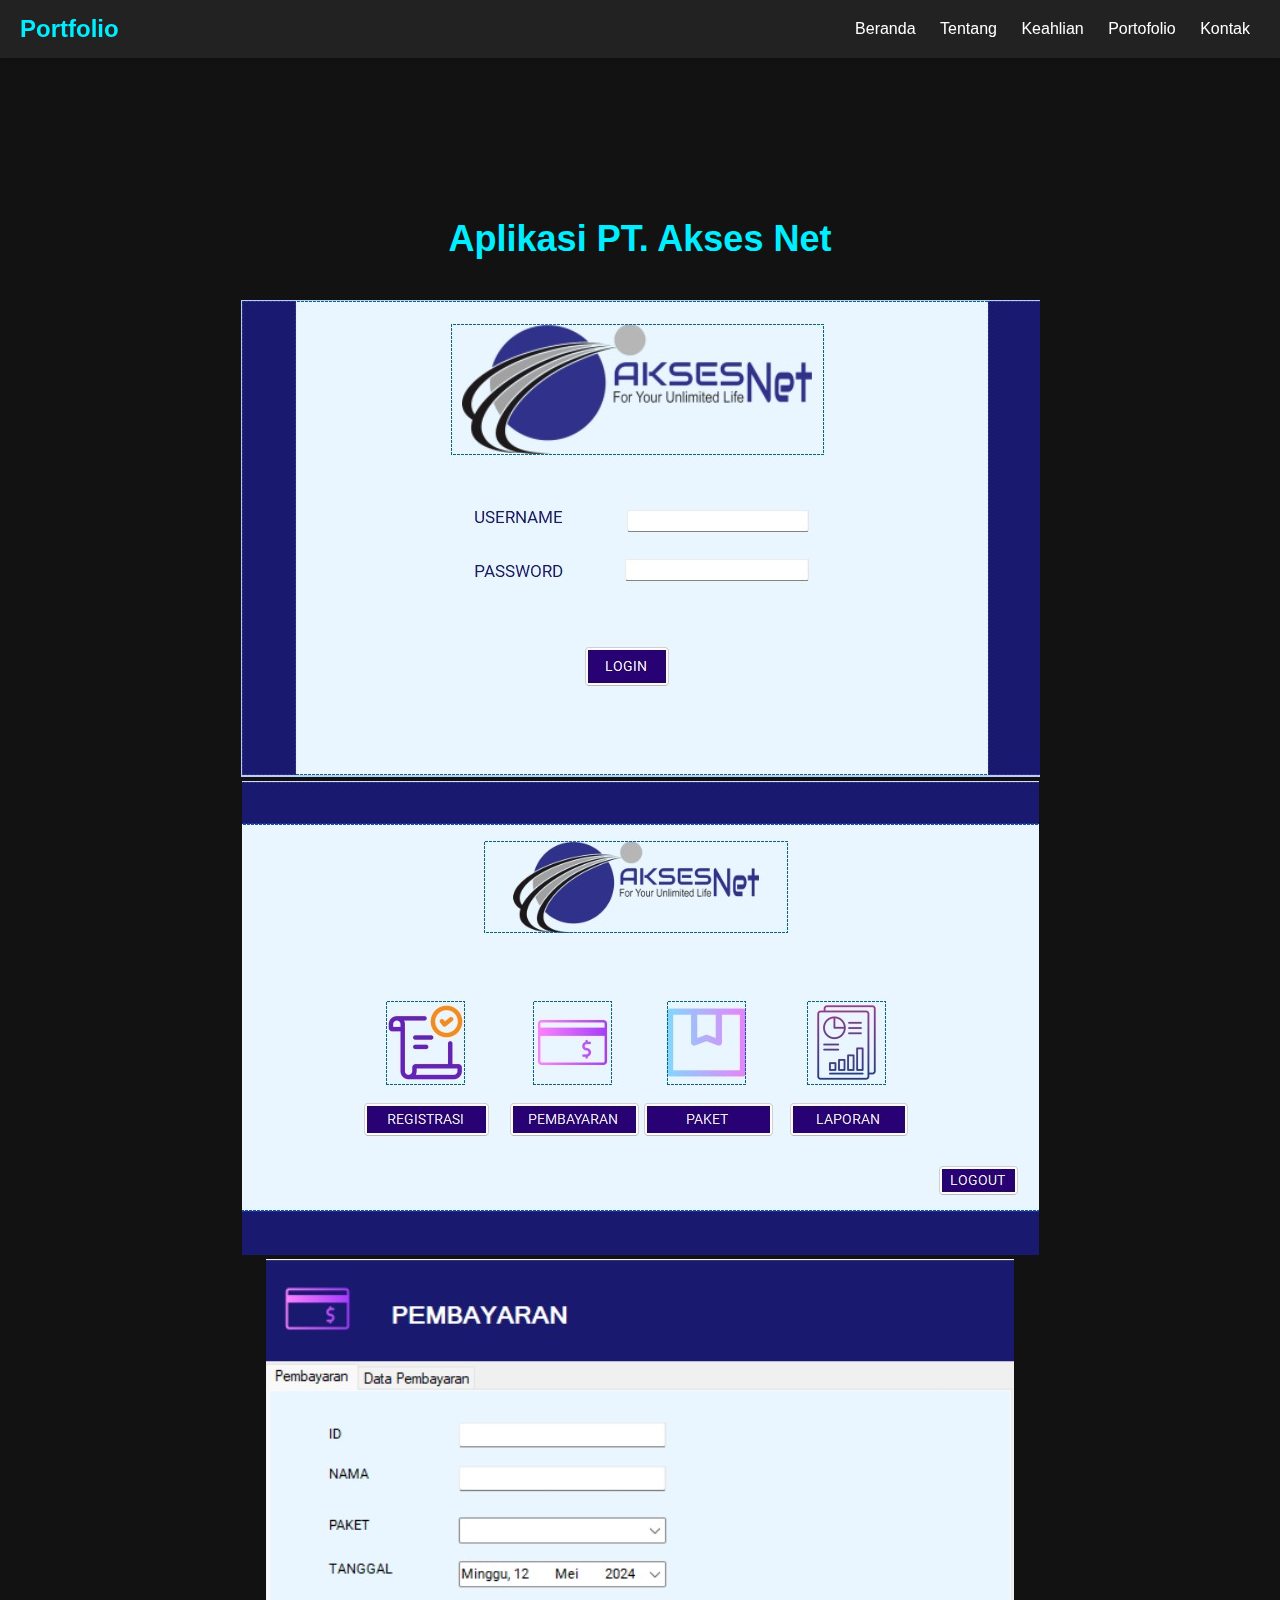
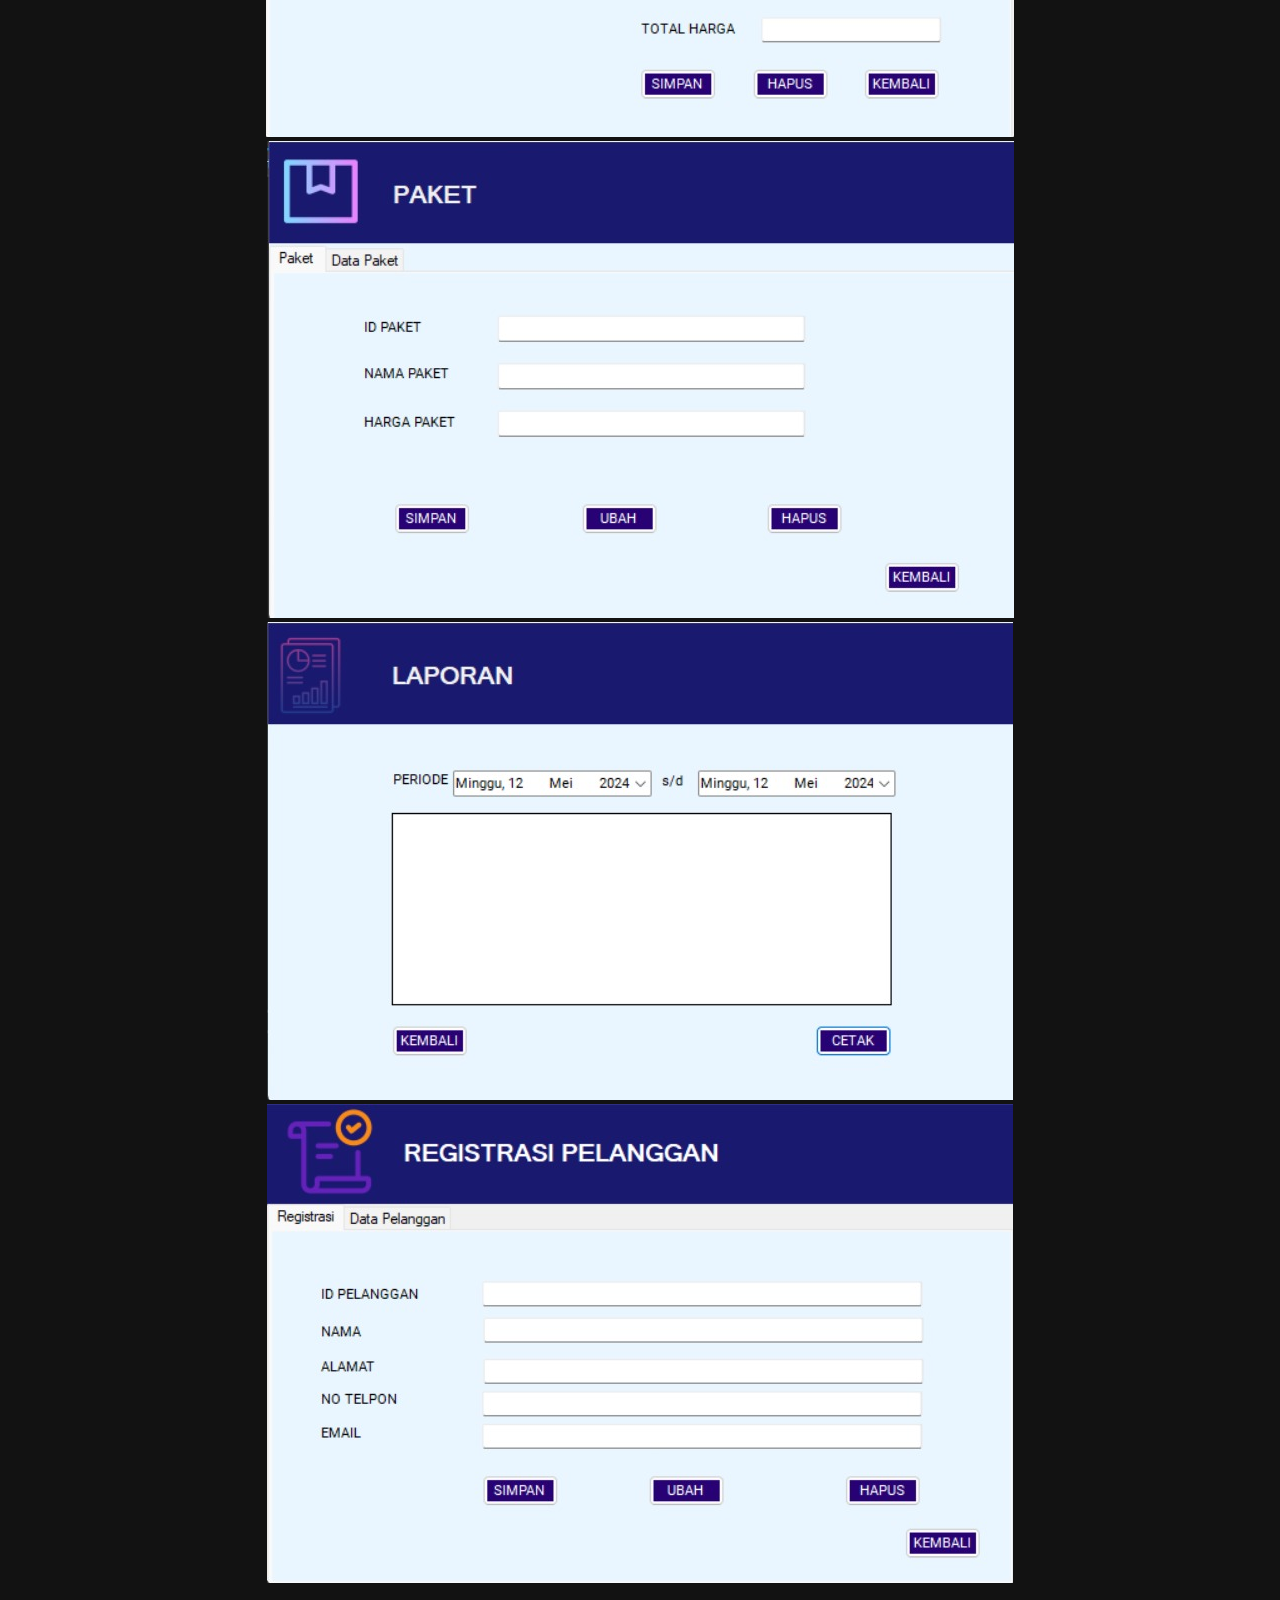
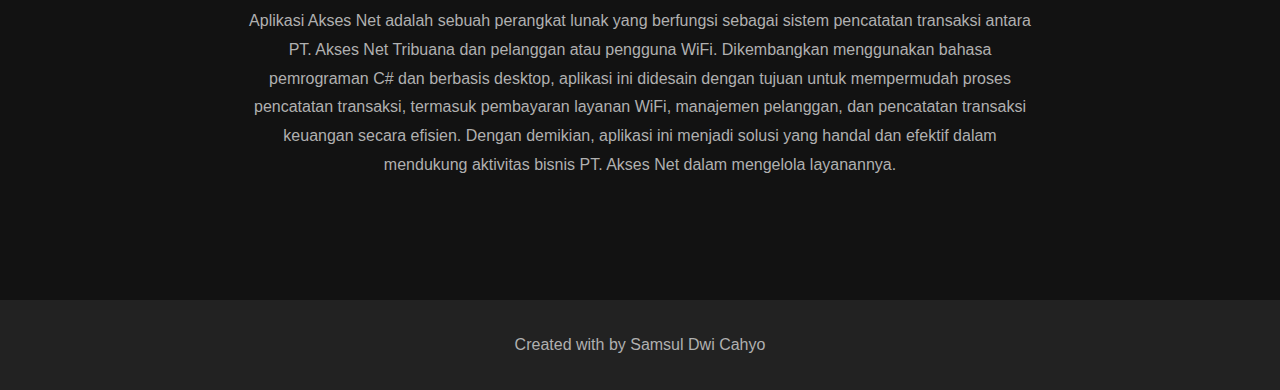
<file: project1.html>
<!-- project1.html -->
<!DOCTYPE html>
<html lang="en">
<head>
    <meta charset="UTF-8">
    <meta http-equiv="X-UA-Compatible" content="IE=edge">
    <meta name="viewport" content="width=device-width, initial-scale=1.0">
    <title>Project 1</title>
    <link rel="stylesheet" href="styleproject.css">
    <link rel="stylesheet" href="styleproject.css">
</head>
<body>
    <header class="header">
        <a href="index.html" class="logo">Portfolio</a>
        <nav class="navbar">
            <a href="index.html" style="--i:1">Beranda</a>
            <a href="index.html#about" style="--i:2">Tentang</a>
            <a href="index.html#services" style="--i:3">Keahlian</a>
            <a href="index.html#portfolio" style="--i:4">Portofolio</a>
            <a href="index.html#contact" style="--i:5">Kontak</a>
        </nav>
    </header>
    
    <section id="project-detail" class="project-detail">
        <div class="container">
            <h1>Aplikasi PT. Akses Net</h1>
            <div  class="image-grid">
            <img src="project1/login.jpg" alt="Project 1 Image">
            <img src="project1/1.jpg" alt="Project 1 Image">
            <img src="project1/2.jpg" alt="Project 1 Image">
            <img src="project1/3.jpg" alt="Project 1 Image">
            <img src="project1/4.jpg" alt="Project 1 Image">
            <img src="project1/7.jpg" alt="Project 1 Image">
        </div>
            <p>Aplikasi Akses Net adalah sebuah perangkat lunak yang berfungsi 
                sebagai sistem pencatatan transaksi antara PT. Akses Net Tribuana dan pelanggan atau pengguna WiFi.
                 Dikembangkan menggunakan bahasa pemrograman C# dan berbasis desktop, aplikasi ini didesain dengan
                  tujuan untuk mempermudah proses pencatatan transaksi, termasuk pembayaran layanan WiFi, manajemen pelanggan,
                   dan pencatatan transaksi keuangan secara efisien. Dengan demikian, 
                aplikasi ini menjadi solusi yang handal dan efektif dalam mendukung aktivitas bisnis PT. Akses Net dalam mengelola layanannya.</p>
        </div>
    </section>
    
    
    <footer class="footer">
        <p>Created with <i class='bx bxs-heart'></i> by Samsul Dwi Cahyo</p>
    </footer>
</body>
</html>
</file>
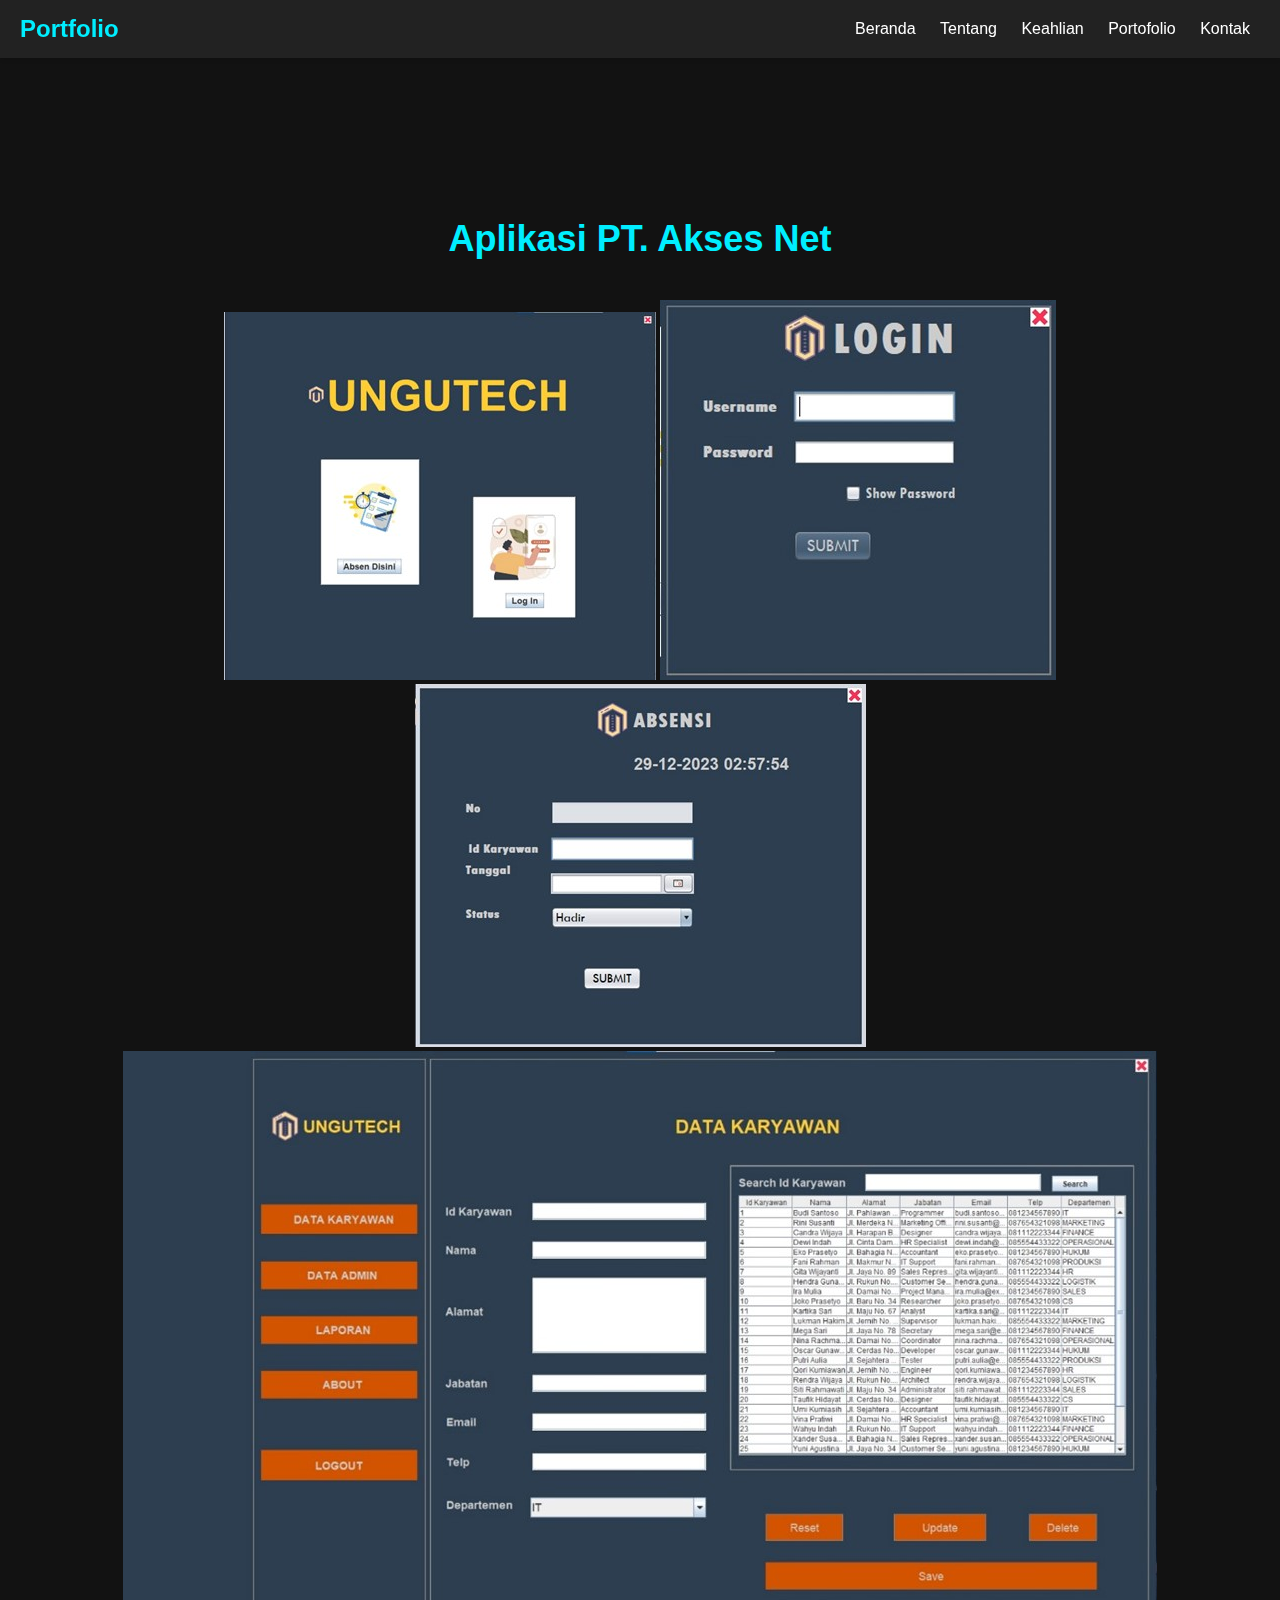
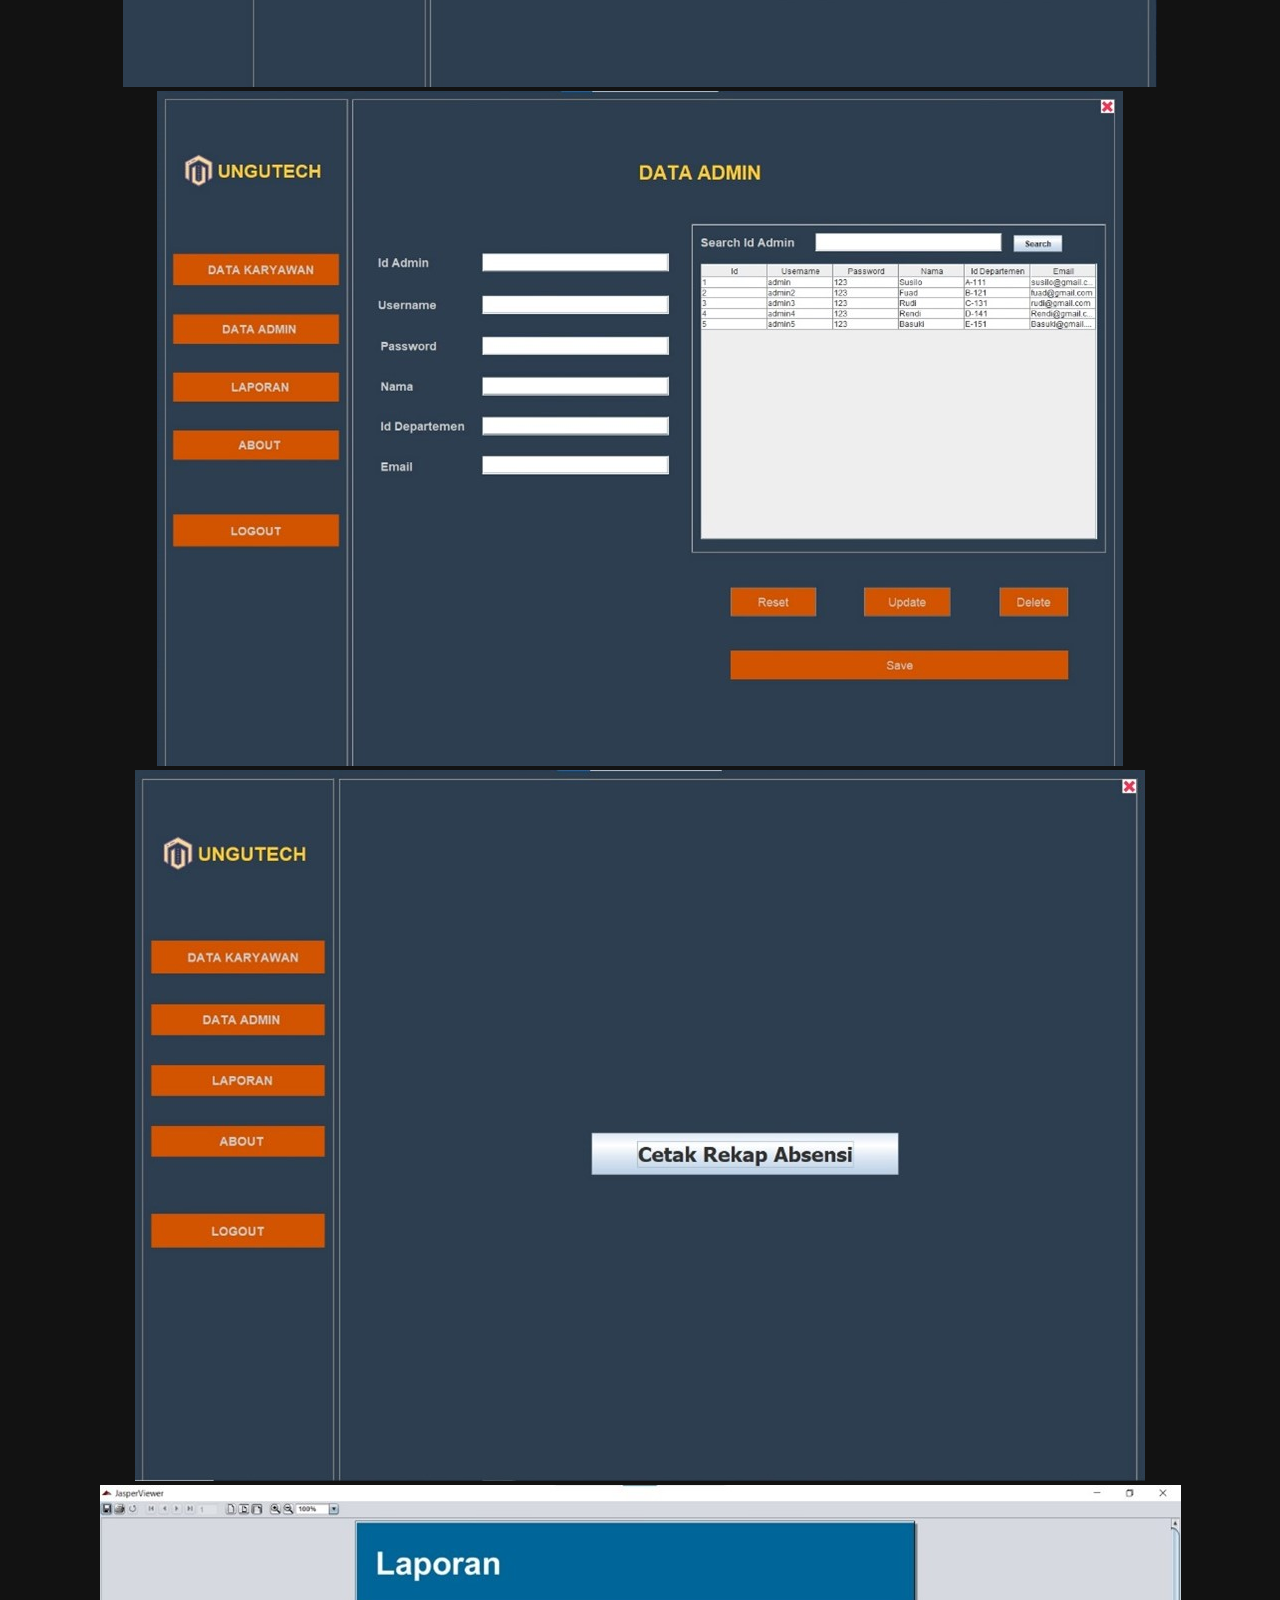
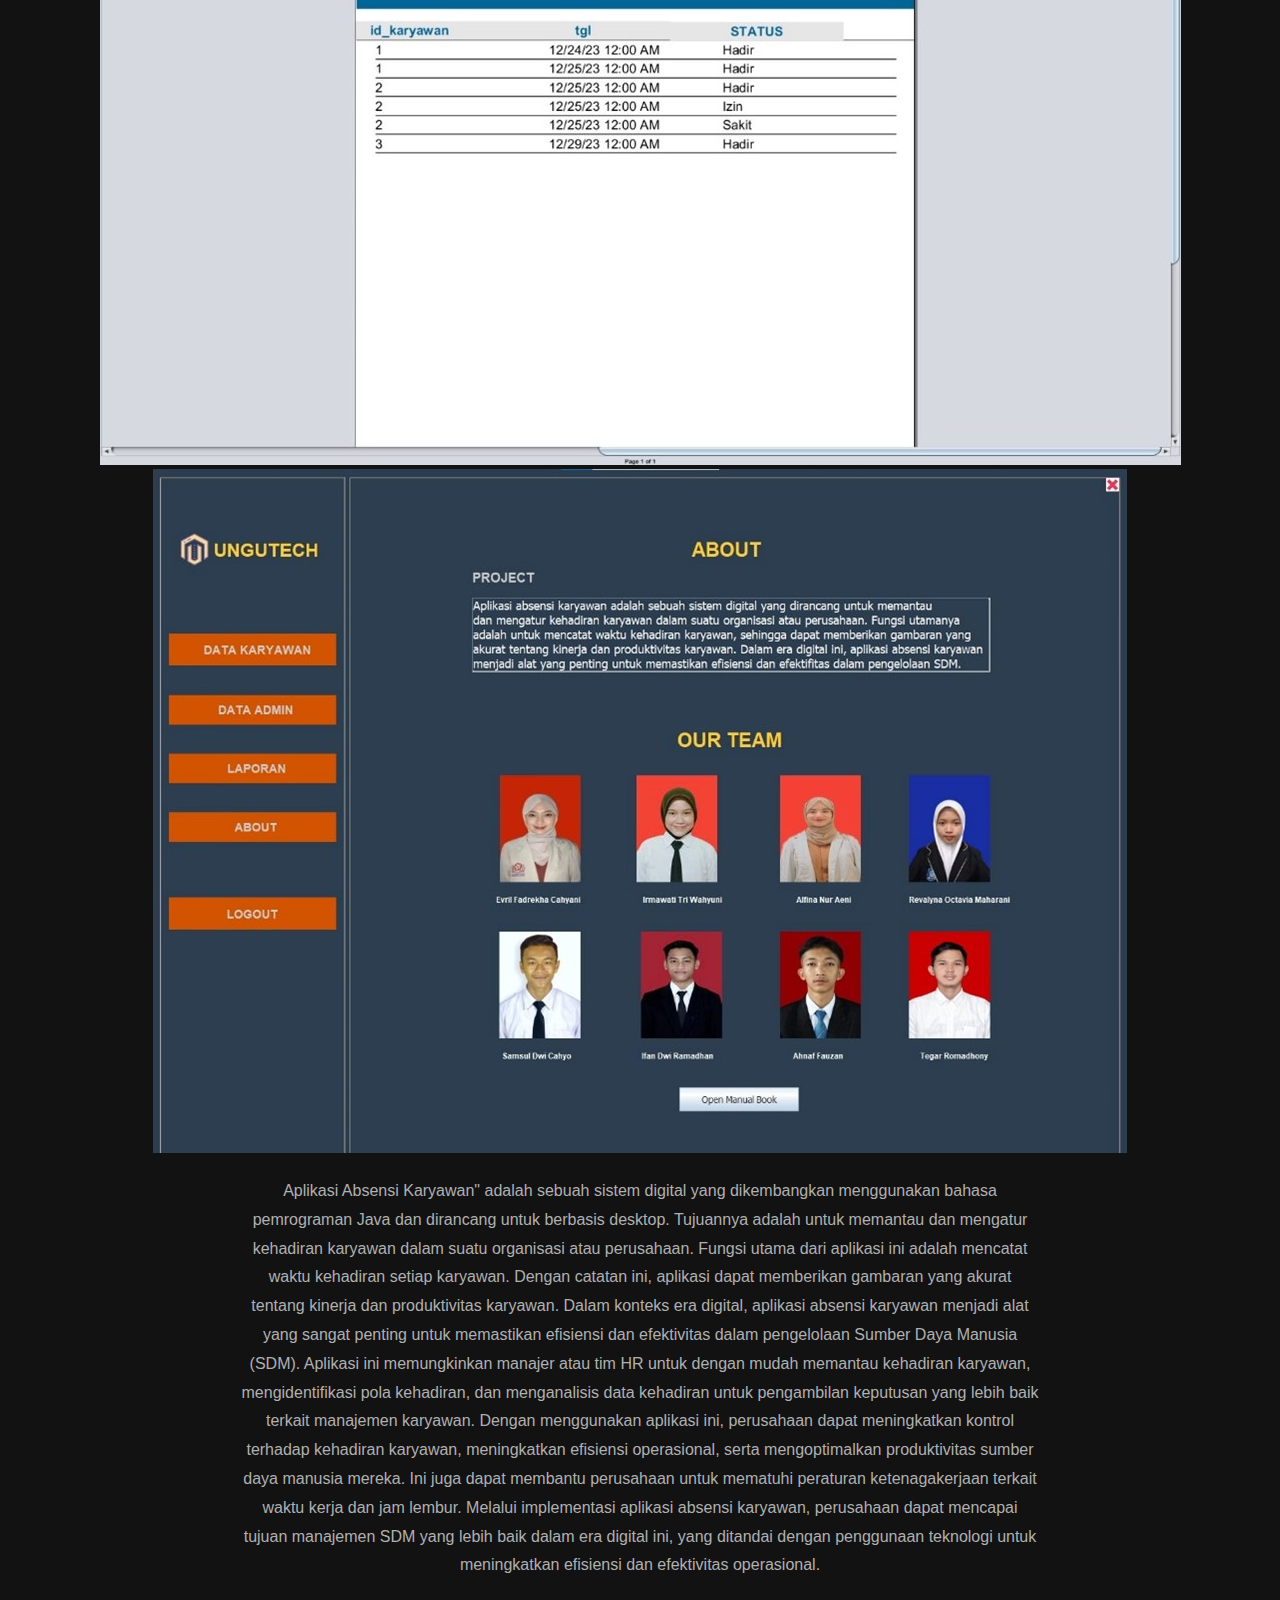
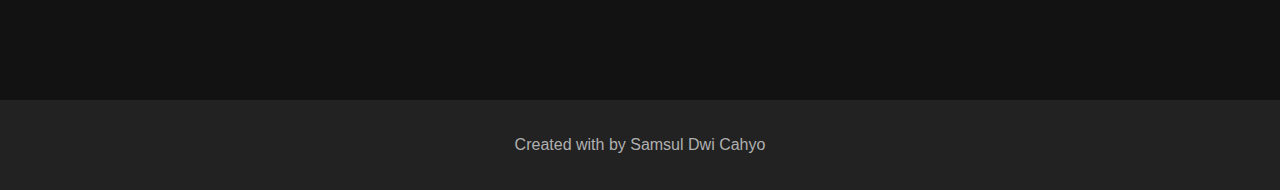
<file: project2.html>
<!-- project1.html -->
<!DOCTYPE html>
<html lang="en">
<head>
    <meta charset="UTF-8">
    <meta http-equiv="X-UA-Compatible" content="IE=edge">
    <meta name="viewport" content="width=device-width, initial-scale=1.0">
    <title>Project 1</title>
    <link rel="stylesheet" href="styleproject.css">
</head>
<body>
    <header class="header">
        <a href="index.html" class="logo">Portfolio</a>
        <nav class="navbar">
            <a href="index.html" style="--i:1">Beranda</a>
            <a href="index.html#about" style="--i:2">Tentang</a>
            <a href="index.html#services" style="--i:3">Keahlian</a>
            <a href="index.html#portfolio" style="--i:4">Portofolio</a>
            <a href="index.html#contact" style="--i:5">Kontak</a>
        </nav>
    </header>
    
    <section id="project-detail" class="project-detail">
        <div class="container">
            <h1>Aplikasi PT. Akses Net</h1>
            <div  class="image-grid">
            <img src="project2/home.jpg" alt="Project 1 Image">
            <img src="project2/login.jpg" alt="Project 1 Image">
            <img src="project2/absen.jpg" alt="Project 1 Image">
            <img src="project2/menu utama.jpg" alt="Project 1 Image">
            <img src="project2/admin.jpg" alt="Project 1 Image">
            <img src="project2/laporan.jpg" alt="Project 1 Image">
            <img src="project2/laporanhasil.jpg" alt="Project 1 Image">
            <img src="project2/about.jpg" alt="Project 1 Image">
            </div>
            <p>Aplikasi Absensi Karyawan" adalah sebuah sistem digital yang dikembangkan menggunakan bahasa pemrograman Java dan dirancang untuk berbasis desktop. Tujuannya adalah untuk memantau dan mengatur kehadiran karyawan dalam suatu organisasi atau perusahaan.

                Fungsi utama dari aplikasi ini adalah mencatat waktu kehadiran setiap karyawan. Dengan catatan ini, aplikasi dapat memberikan gambaran yang akurat tentang kinerja dan produktivitas karyawan.
                
                Dalam konteks era digital, aplikasi absensi karyawan menjadi alat yang sangat penting untuk memastikan efisiensi dan efektivitas dalam pengelolaan Sumber Daya Manusia (SDM). Aplikasi ini memungkinkan manajer atau tim HR untuk dengan mudah memantau kehadiran karyawan, mengidentifikasi pola kehadiran, dan menganalisis data kehadiran untuk pengambilan keputusan yang lebih baik terkait manajemen karyawan.
                
                Dengan menggunakan aplikasi ini, perusahaan dapat meningkatkan kontrol terhadap kehadiran karyawan, meningkatkan efisiensi operasional, serta mengoptimalkan produktivitas sumber daya manusia mereka. Ini juga dapat membantu perusahaan untuk mematuhi peraturan ketenagakerjaan terkait waktu kerja dan jam lembur.
                
                Melalui implementasi aplikasi absensi karyawan, perusahaan dapat mencapai tujuan manajemen SDM yang lebih baik dalam era digital ini, yang ditandai dengan penggunaan teknologi untuk meningkatkan efisiensi dan efektivitas operasional.</p>
        </div>
    </section>
    
    <footer class="footer">
        <p>Created with <i class='bx bxs-heart'></i> by Samsul Dwi Cahyo</p>
    </footer>
</body>
</html>
</file>
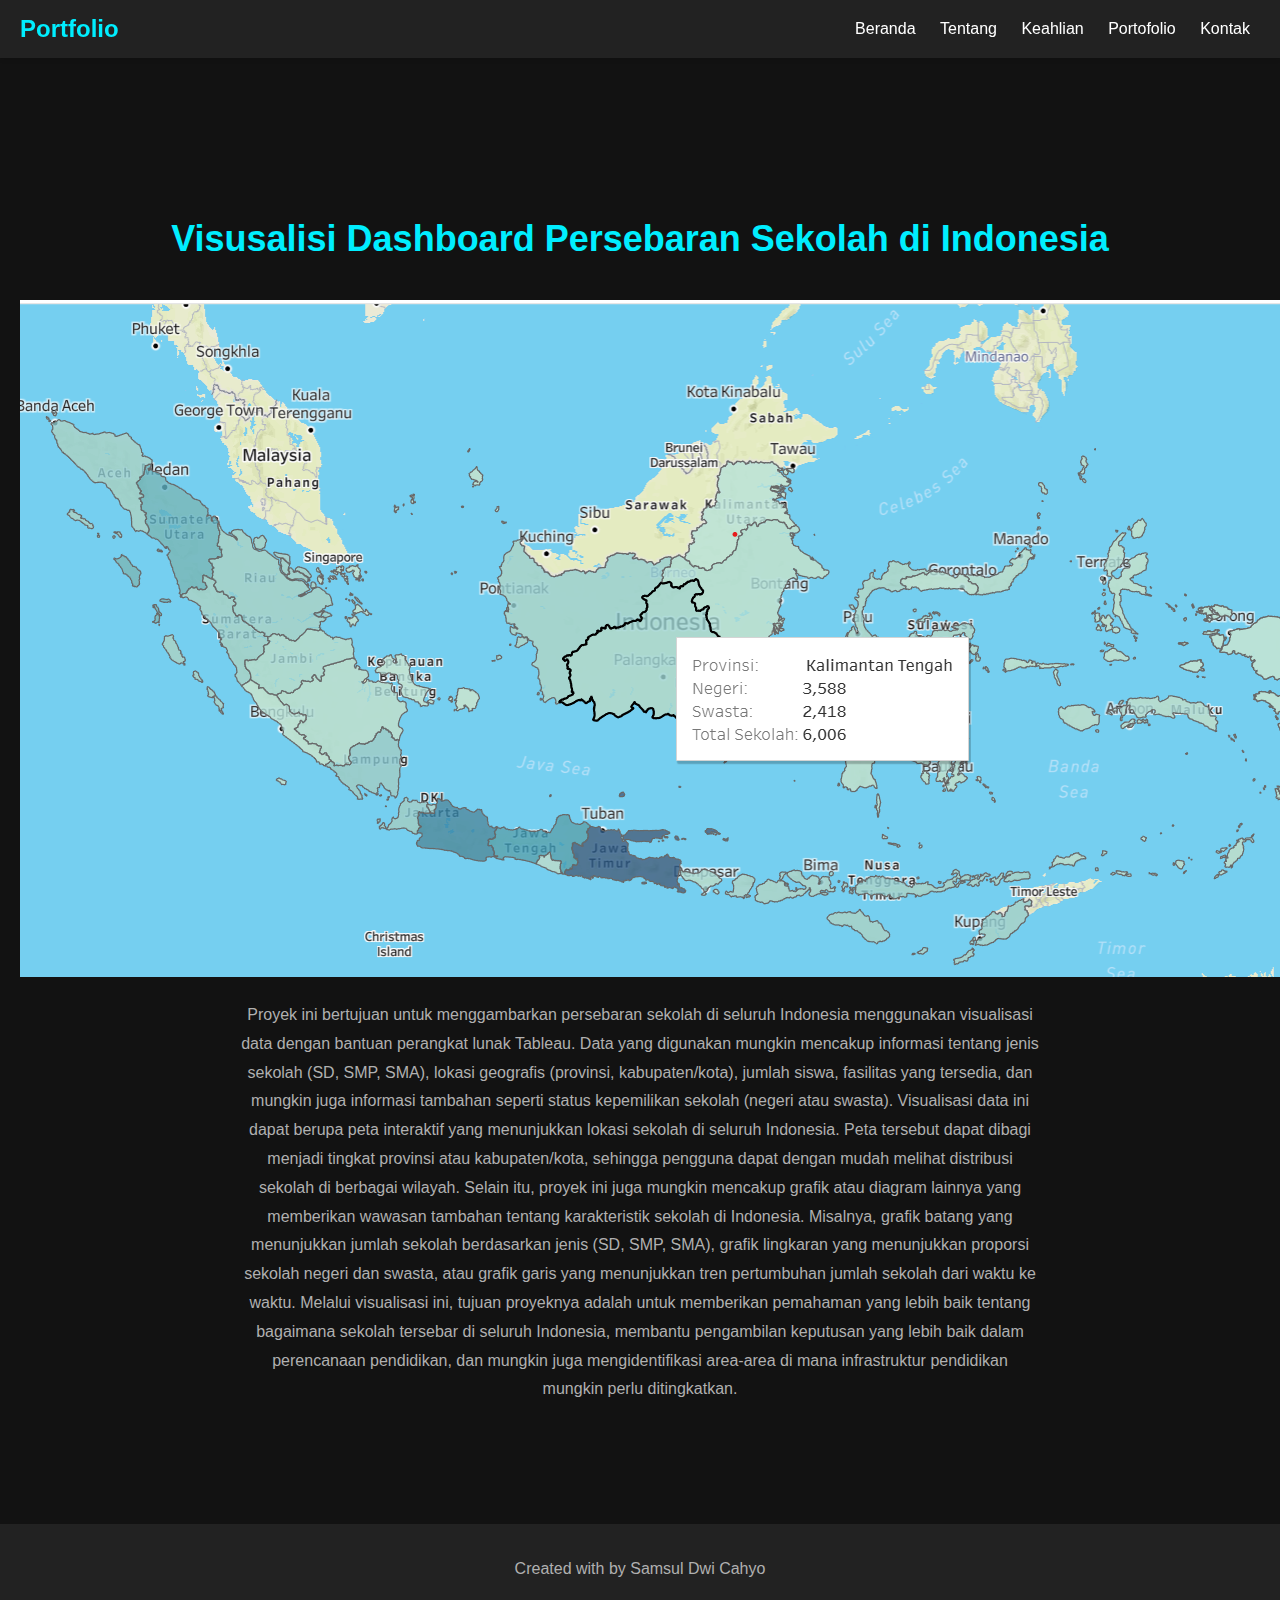
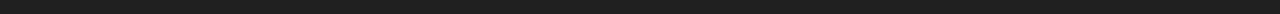
<file: project3.html>
<!-- project1.html -->
<!DOCTYPE html>
<html lang="en">
<head>
    <meta charset="UTF-8">
    <meta http-equiv="X-UA-Compatible" content="IE=edge">
    <meta name="viewport" content="width=device-width, initial-scale=1.0">
    <title>Project 1</title>
    <link rel="stylesheet" href="styleproject.css">
</head>
<body>
    <header class="header">
        <a href="index.html" class="logo">Portfolio</a>
        <nav class="navbar">
            <a href="index.html" style="--i:1">Beranda</a>
            <a href="index.html#about" style="--i:2">Tentang</a>
            <a href="index.html#services" style="--i:3">Keahlian</a>
            <a href="index.html#portfolio" style="--i:4">Portofolio</a>
            <a href="index.html#contact" style="--i:5">Kontak</a>
        </nav>
    </header>
    
    <section id="project-detail" class="project-detail">
        <div class="container">
            <h1>Visusalisi Dashboard Persebaran Sekolah di Indonesia</h1>
            <img src="project3/tablau.png" alt="Project 1 Image">
    
            <p>Proyek ini bertujuan untuk menggambarkan persebaran sekolah di seluruh Indonesia menggunakan visualisasi data dengan bantuan perangkat lunak Tableau. Data yang digunakan mungkin mencakup informasi tentang jenis sekolah (SD, SMP, SMA), lokasi geografis (provinsi, kabupaten/kota), jumlah siswa, fasilitas yang tersedia, dan mungkin juga informasi tambahan seperti status kepemilikan sekolah (negeri atau swasta).

                Visualisasi data ini dapat berupa peta interaktif yang menunjukkan lokasi sekolah di seluruh Indonesia. Peta tersebut dapat dibagi menjadi tingkat provinsi atau kabupaten/kota, sehingga pengguna dapat dengan mudah melihat distribusi sekolah di berbagai wilayah.
                
                Selain itu, proyek ini juga mungkin mencakup grafik atau diagram lainnya yang memberikan wawasan tambahan tentang karakteristik sekolah di Indonesia. Misalnya, grafik batang yang menunjukkan jumlah sekolah berdasarkan jenis (SD, SMP, SMA), grafik lingkaran yang menunjukkan proporsi sekolah negeri dan swasta, atau grafik garis yang menunjukkan tren pertumbuhan jumlah sekolah dari waktu ke waktu.
                
                Melalui visualisasi ini, tujuan proyeknya adalah untuk memberikan pemahaman yang lebih baik tentang bagaimana sekolah tersebar di seluruh Indonesia, membantu pengambilan keputusan yang lebih baik dalam perencanaan pendidikan, dan mungkin juga mengidentifikasi area-area di mana infrastruktur pendidikan mungkin perlu ditingkatkan.</p>
        </div>
    </section>
    
    <footer class="footer">
        <p>Created with <i class='bx bxs-heart'></i> by Samsul Dwi Cahyo</p>
    </footer>
</body>
</html>
</file>
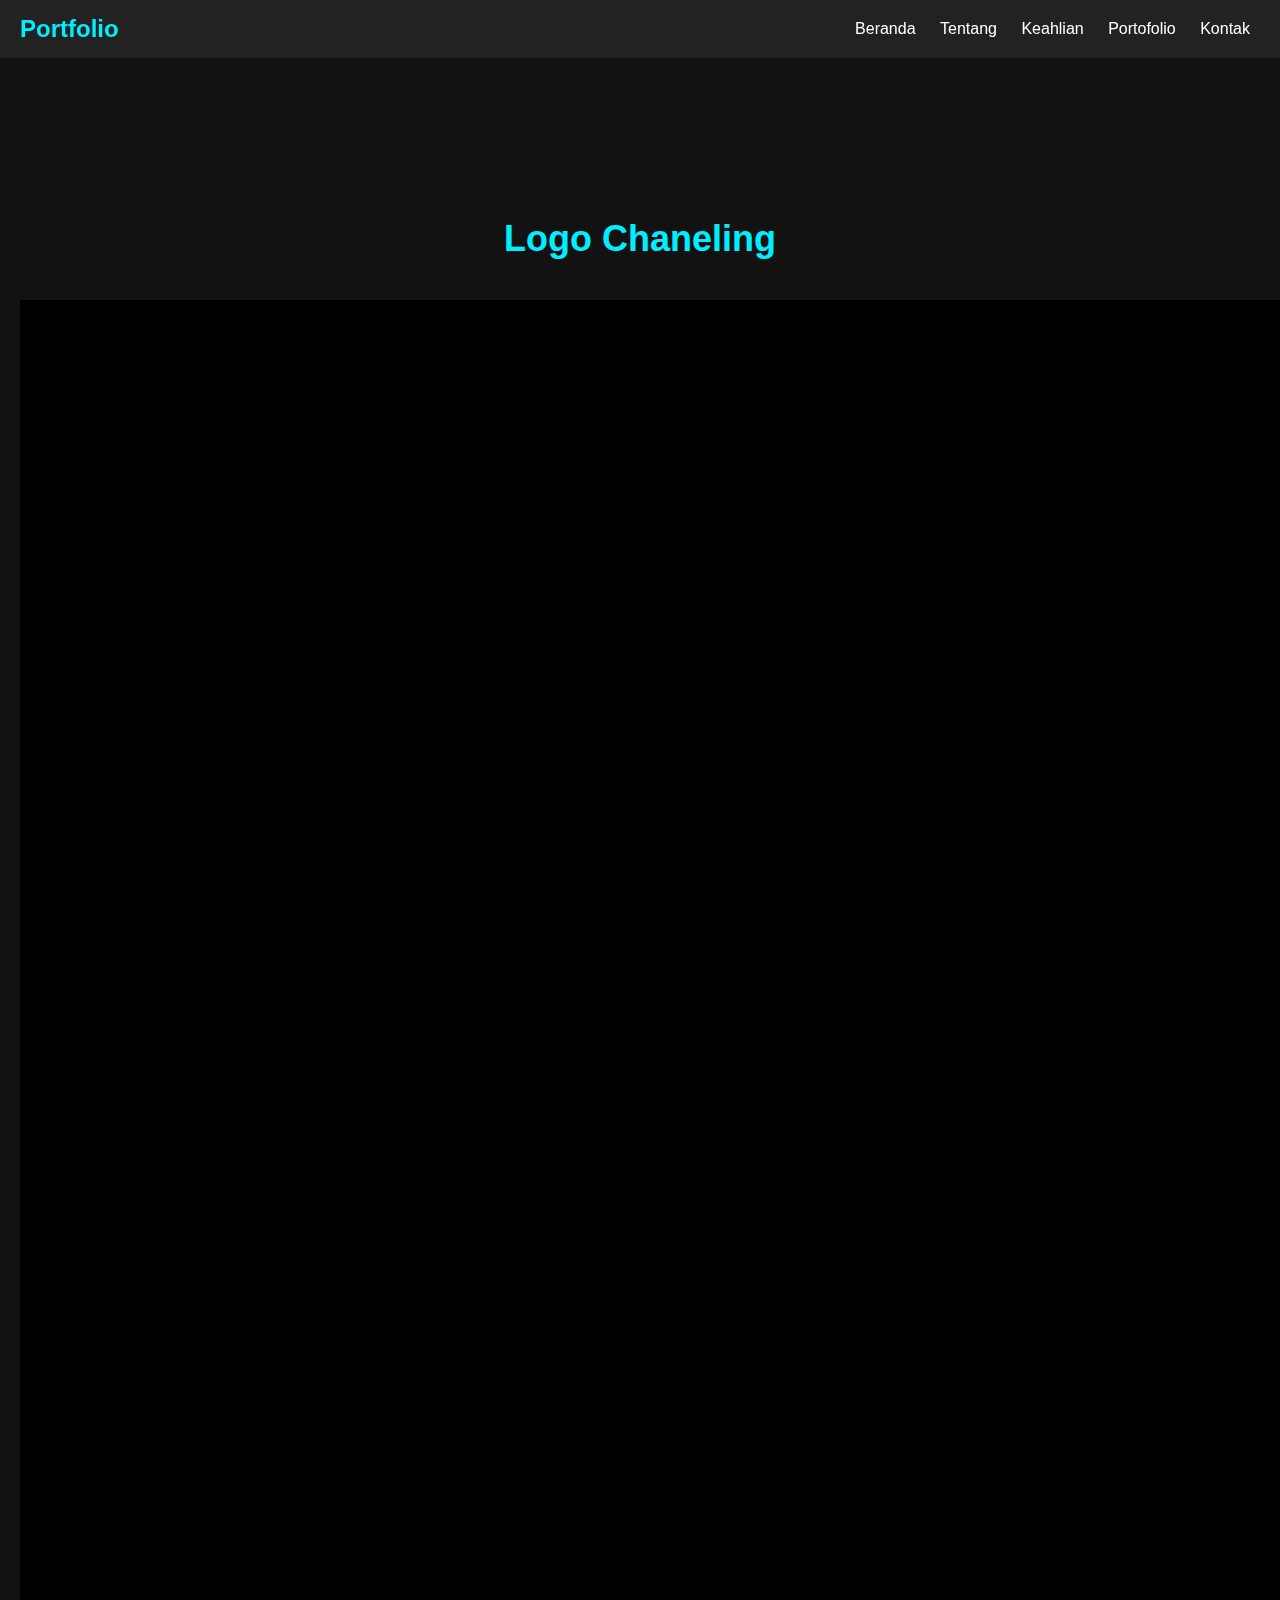
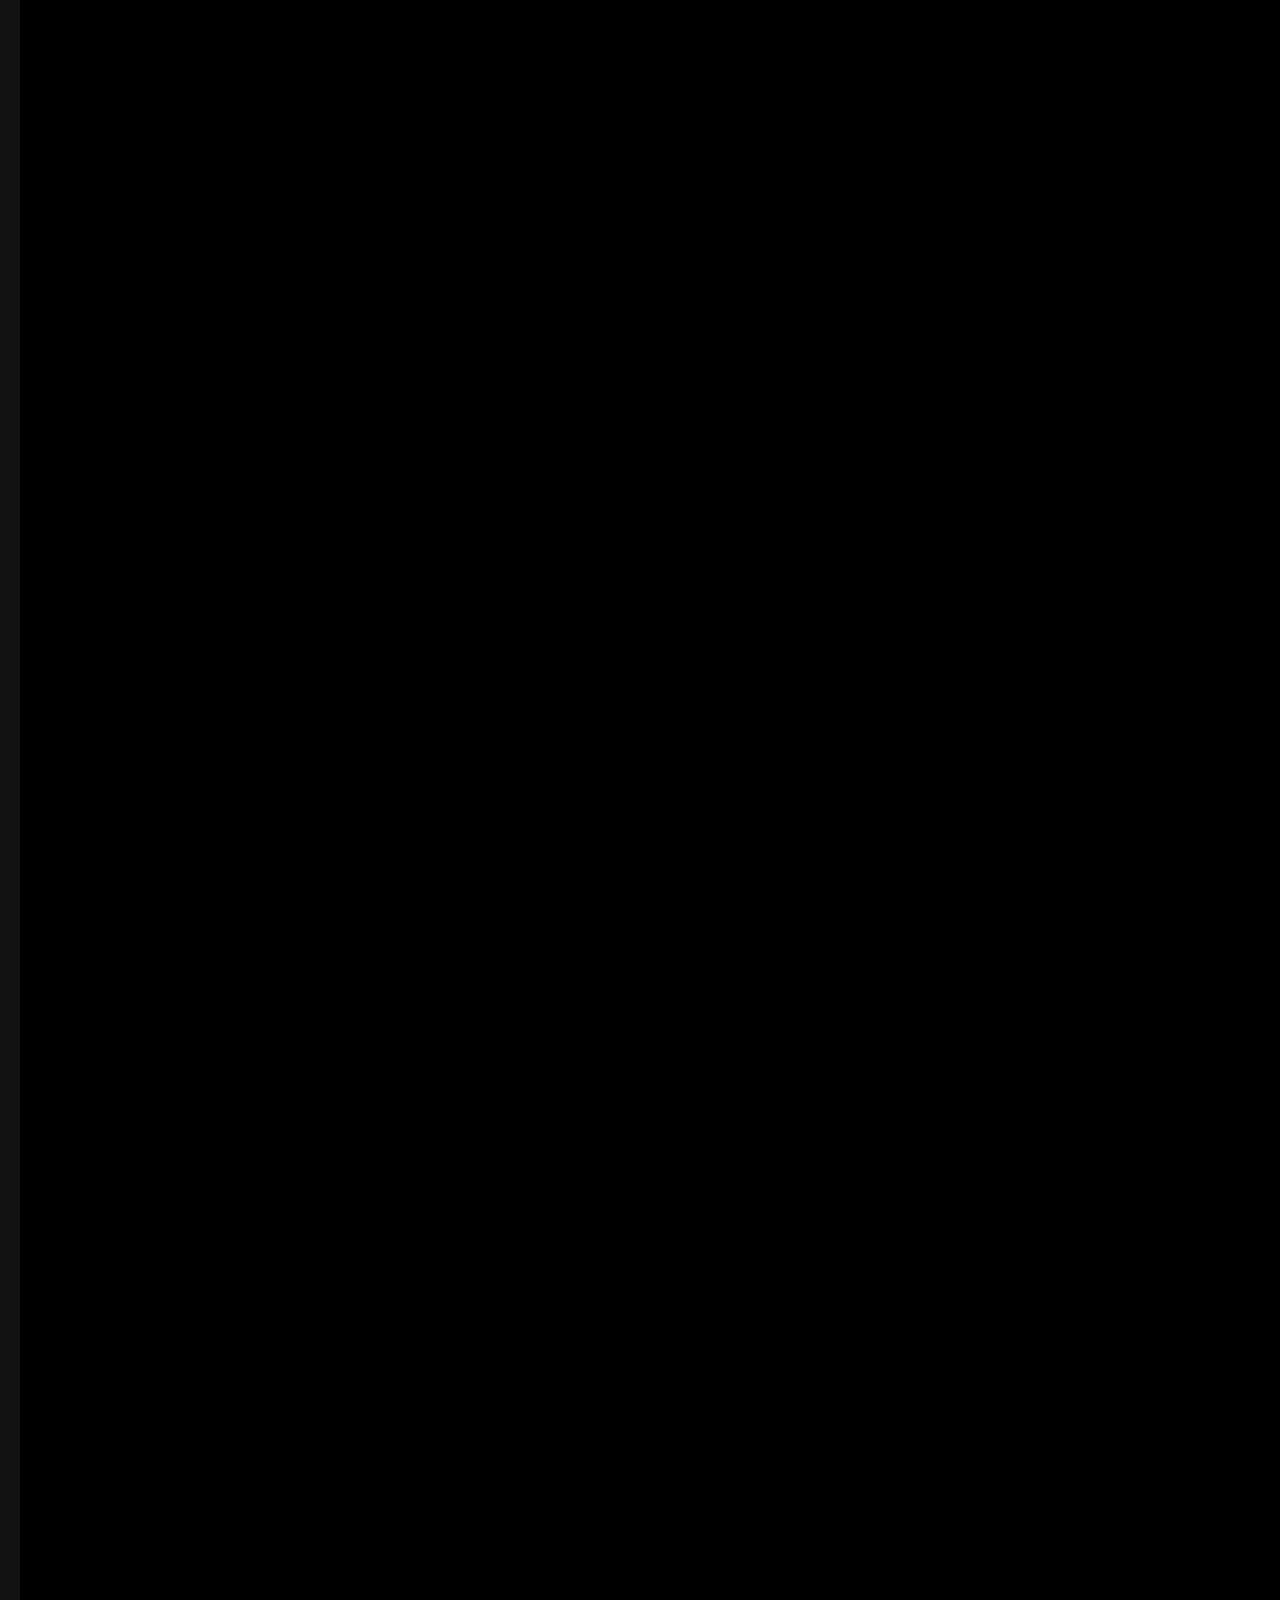
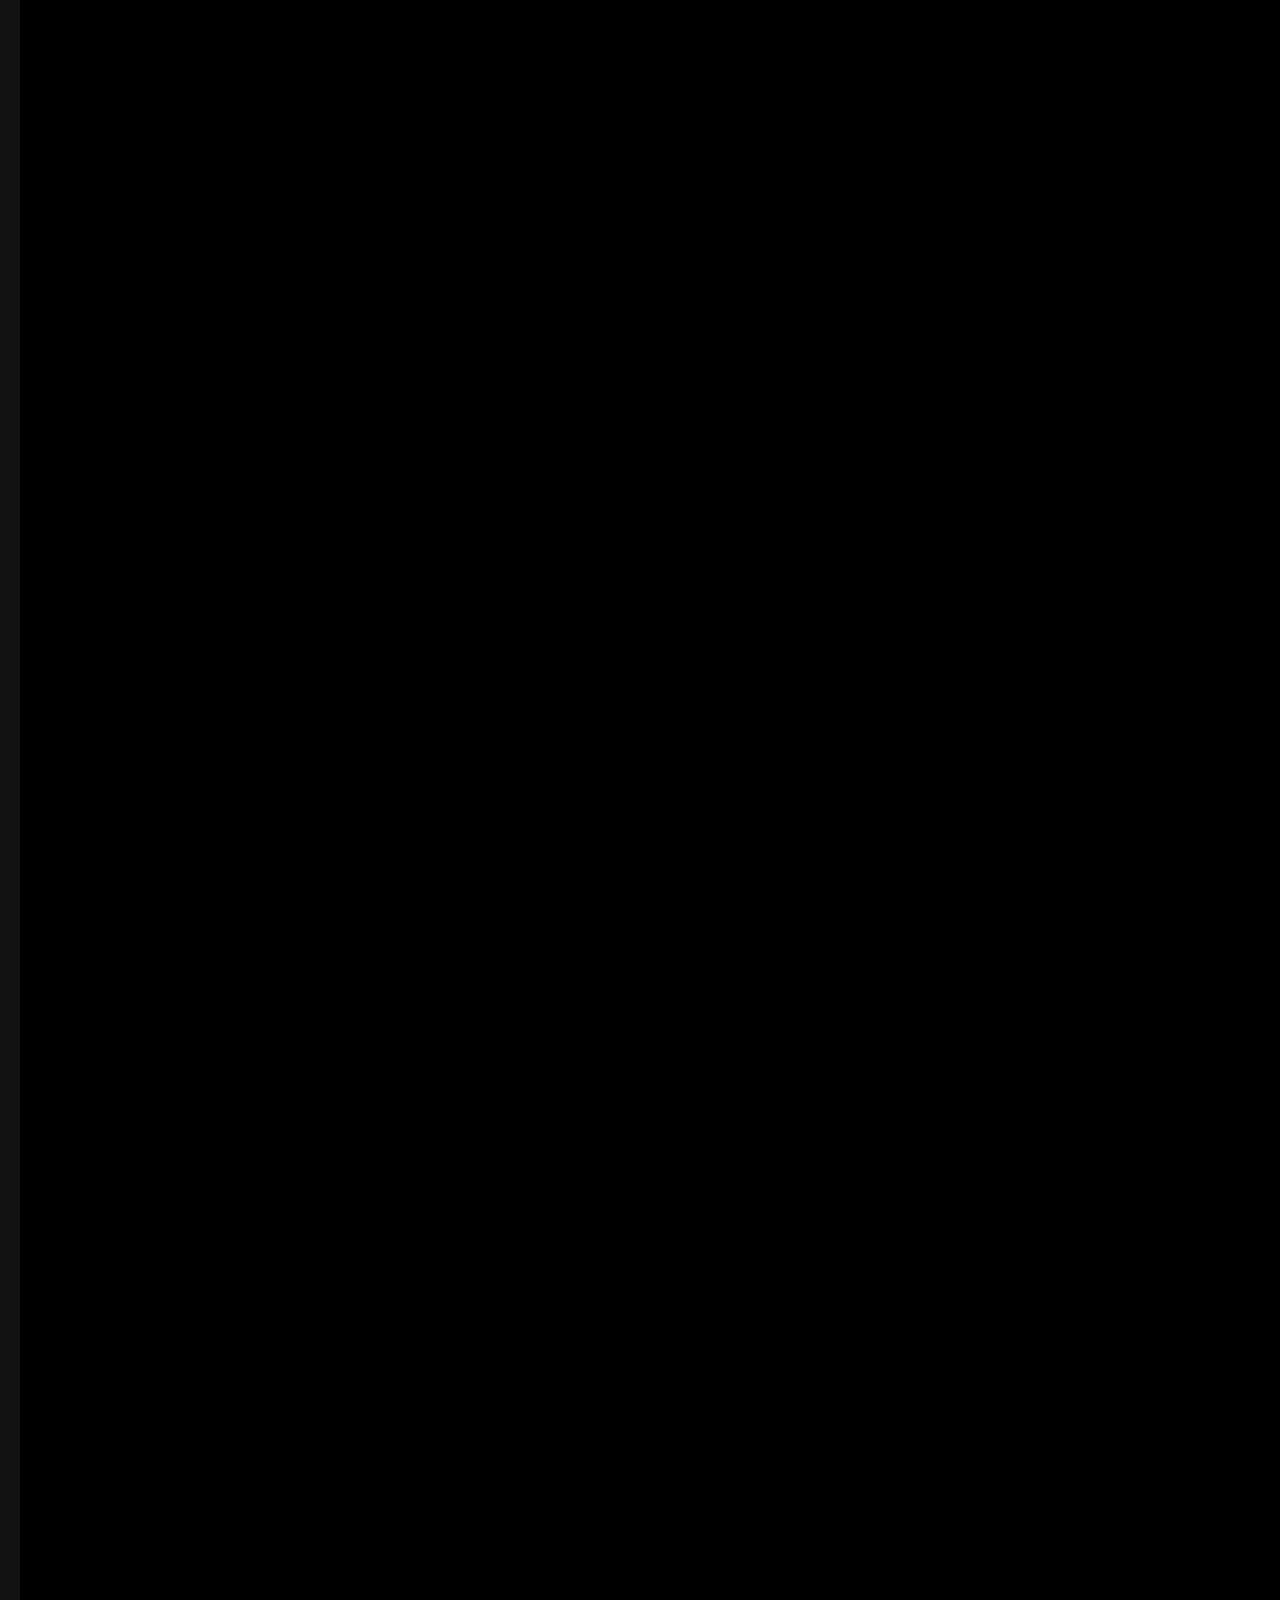
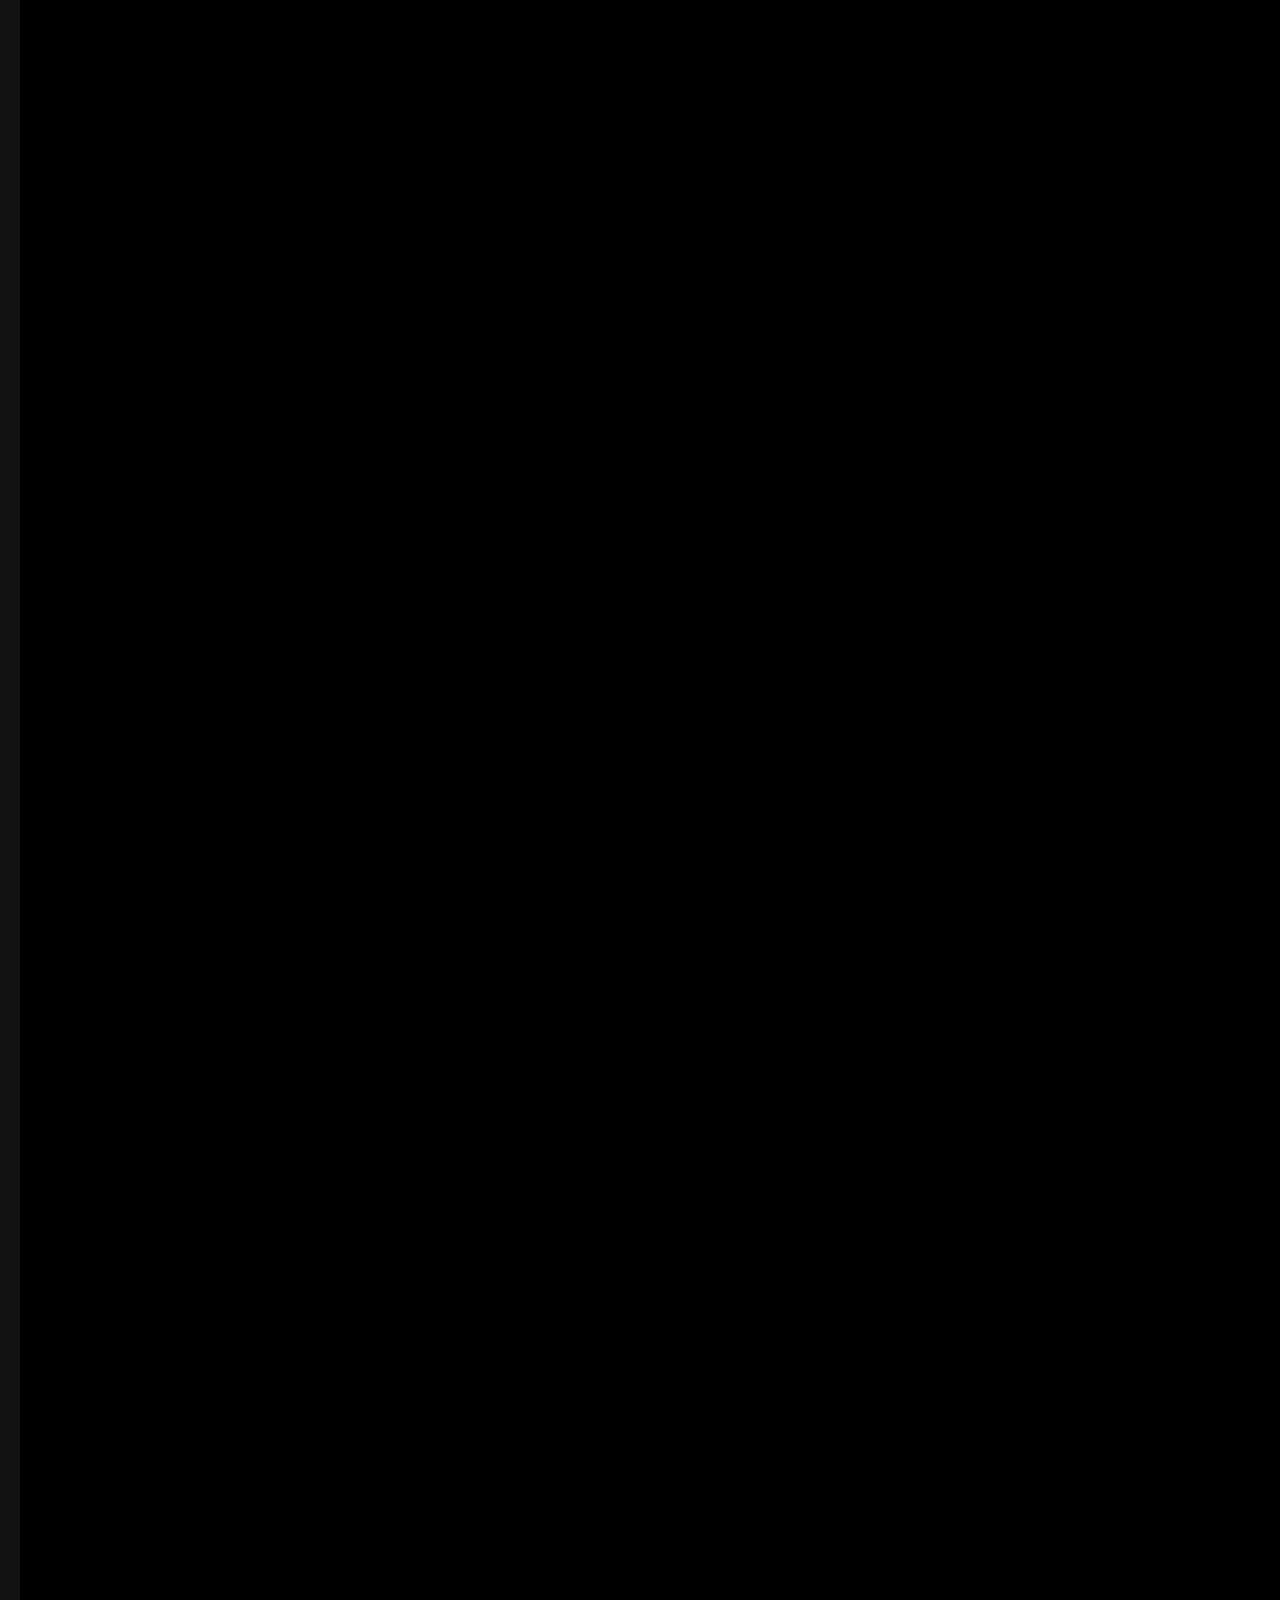
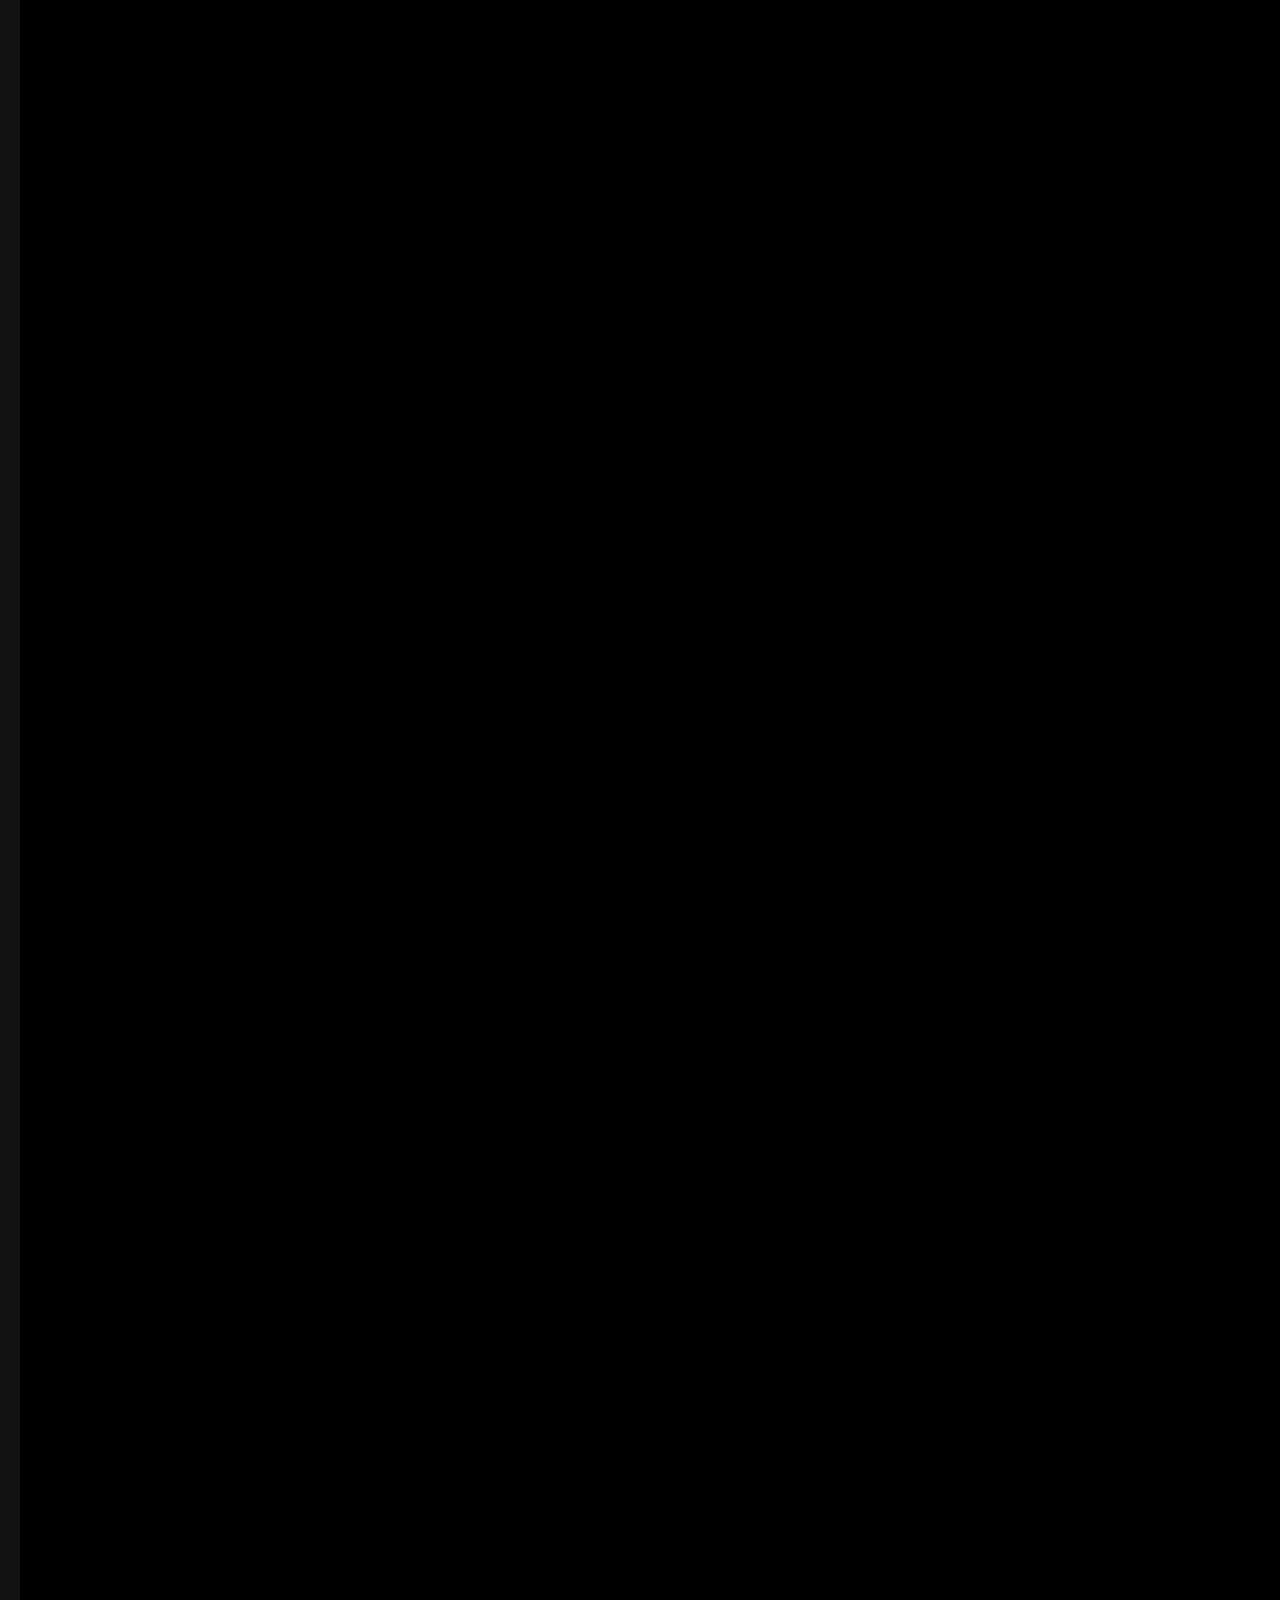
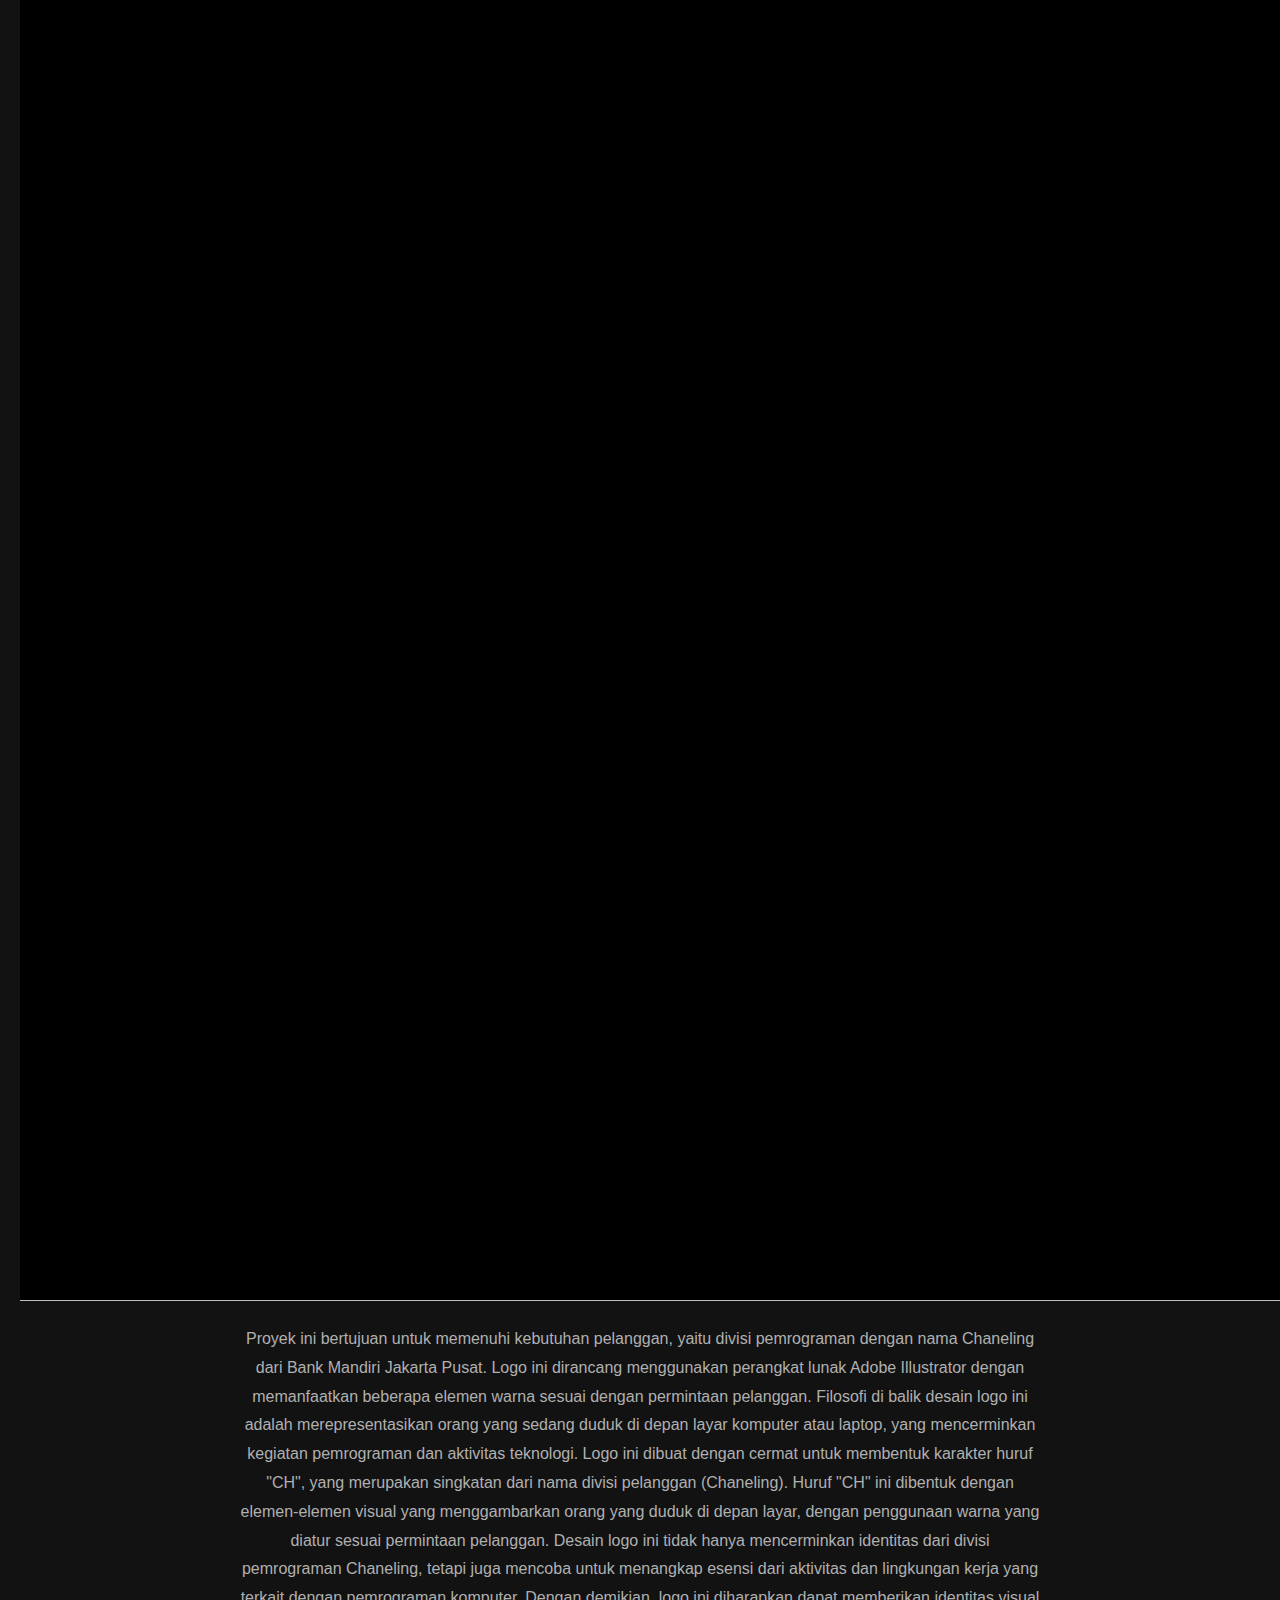
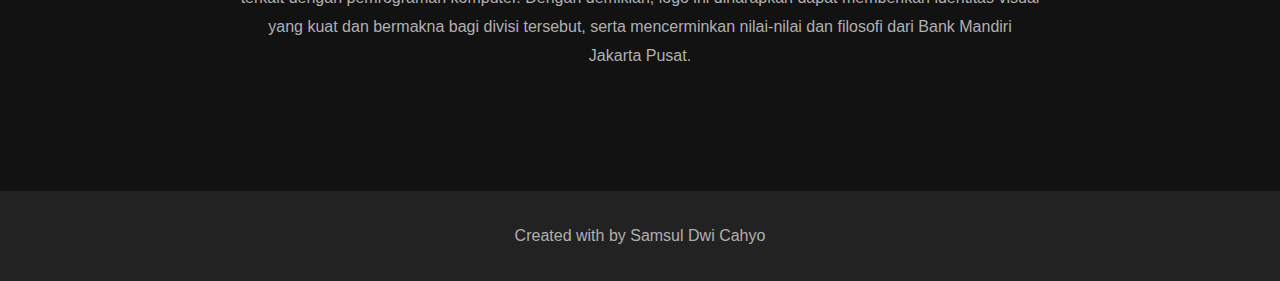
<file: project4.html>
<!-- project1.html -->
<!DOCTYPE html>
<html lang="en">
<head>
    <meta charset="UTF-8">
    <meta http-equiv="X-UA-Compatible" content="IE=edge">
    <meta name="viewport" content="width=device-width, initial-scale=1.0">
    <title>Project 1</title>
    <link rel="stylesheet" href="styleproject.css">
</head>
<body>
    <header class="header">
        <a href="index.html" class="logo">Portfolio</a>
        <nav class="navbar">
            <a href="index.html" style="--i:1">Beranda</a>
            <a href="index.html#about" style="--i:2">Tentang</a>
            <a href="index.html#services" style="--i:3">Keahlian</a>
            <a href="index.html#portfolio" style="--i:4">Portofolio</a>
            <a href="index.html#contact" style="--i:5">Kontak</a>
        </nav>
    </header>
    
    <section id="project-detail" class="project-detail project-4-detail">
        <div class="container">
            <h1>Logo Chaneling</h1>
            <img src="project4/chaneling bulat.jpg" alt="Logo Chaneling">
    
            <p>Proyek ini bertujuan untuk memenuhi kebutuhan pelanggan, yaitu divisi pemrograman dengan nama Chaneling dari Bank Mandiri Jakarta Pusat. Logo ini dirancang menggunakan perangkat lunak Adobe Illustrator dengan memanfaatkan beberapa elemen warna sesuai dengan permintaan pelanggan.
    
                Filosofi di balik desain logo ini adalah merepresentasikan orang yang sedang duduk di depan layar komputer atau laptop, yang mencerminkan kegiatan pemrograman dan aktivitas teknologi. Logo ini dibuat dengan cermat untuk membentuk karakter huruf "CH", yang merupakan singkatan dari nama divisi pelanggan (Chaneling). Huruf "CH" ini dibentuk dengan elemen-elemen visual yang menggambarkan orang yang duduk di depan layar, dengan penggunaan warna yang diatur sesuai permintaan pelanggan.
                
                Desain logo ini tidak hanya mencerminkan identitas dari divisi pemrograman Chaneling, tetapi juga mencoba untuk menangkap esensi dari aktivitas dan lingkungan kerja yang terkait dengan pemrograman komputer. Dengan demikian, logo ini diharapkan dapat memberikan identitas visual yang kuat dan bermakna bagi divisi tersebut, serta mencerminkan nilai-nilai dan filosofi dari Bank Mandiri Jakarta Pusat.</p>
        </div>
    </section>
    
    
    <footer class="footer">
        <p>Created with <i class='bx bxs-heart'></i> by Samsul Dwi Cahyo</p>
    </footer>
</body>
</html>
</file>
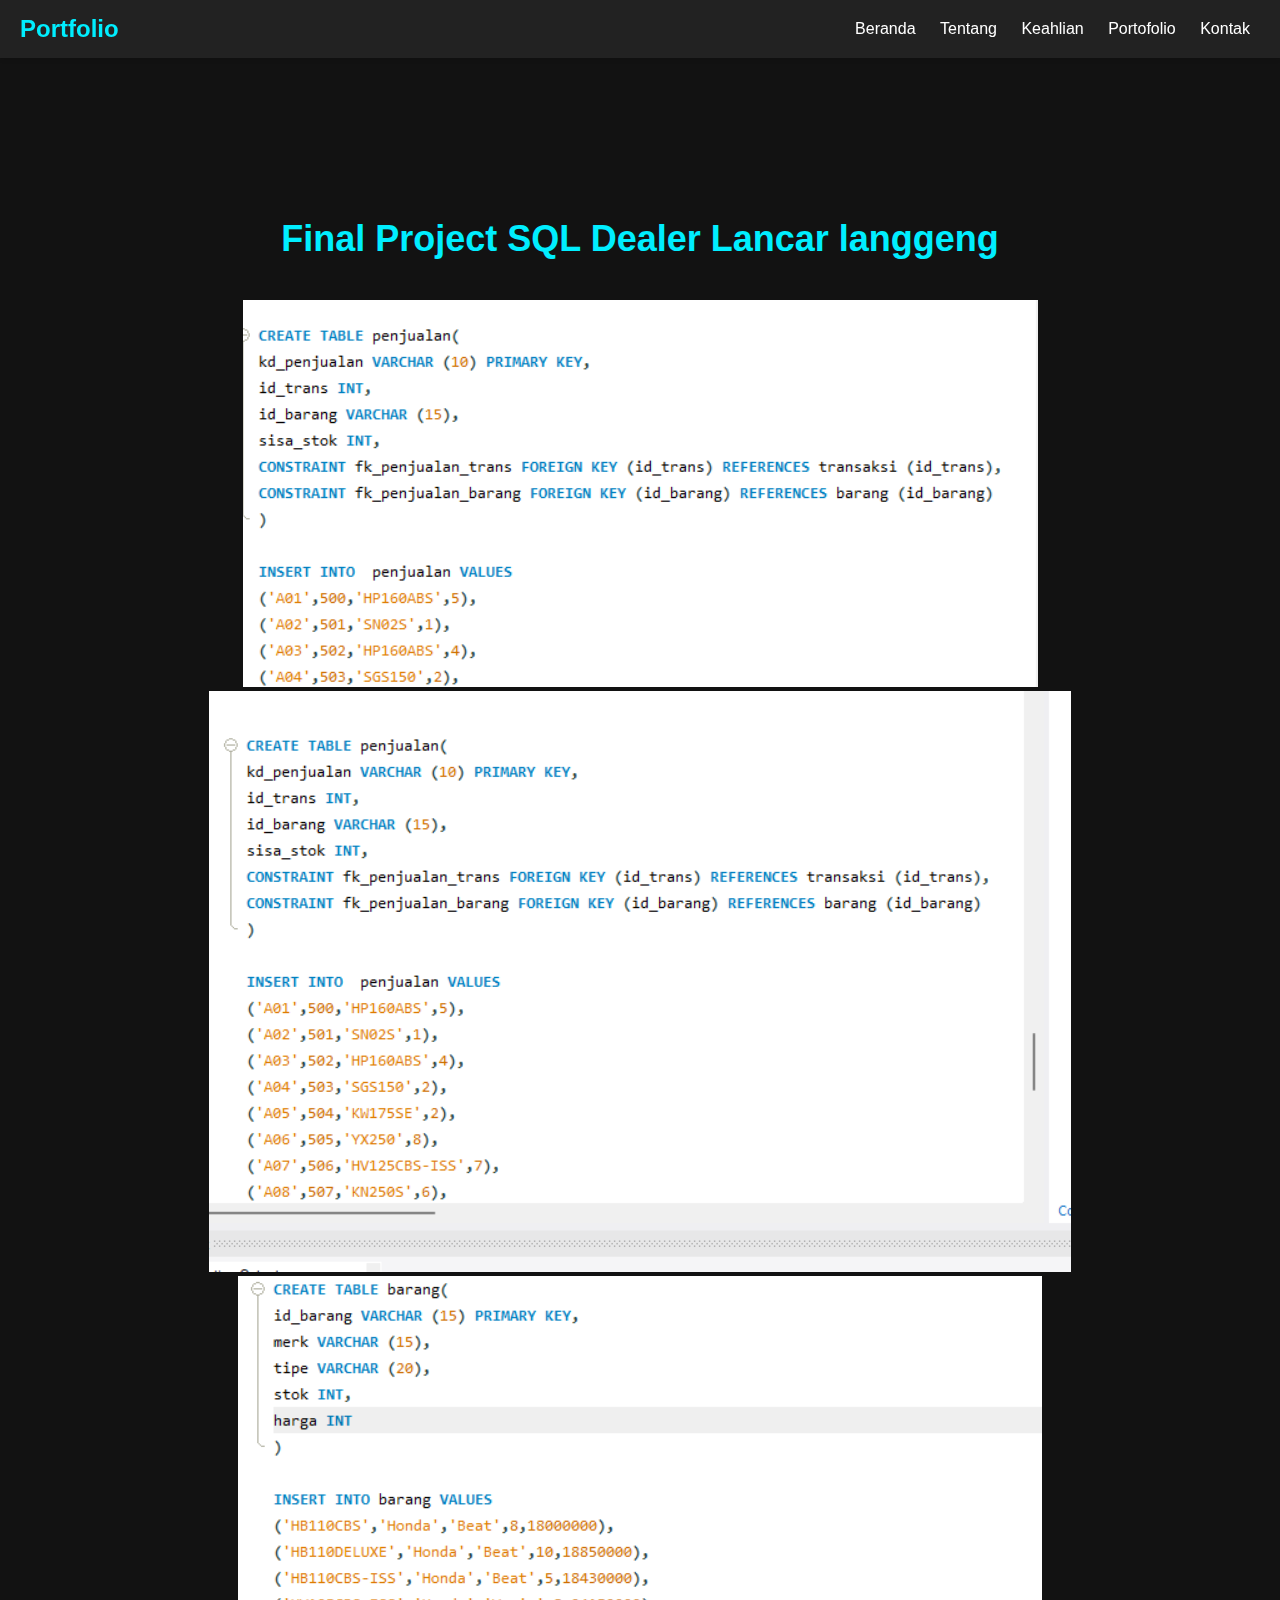
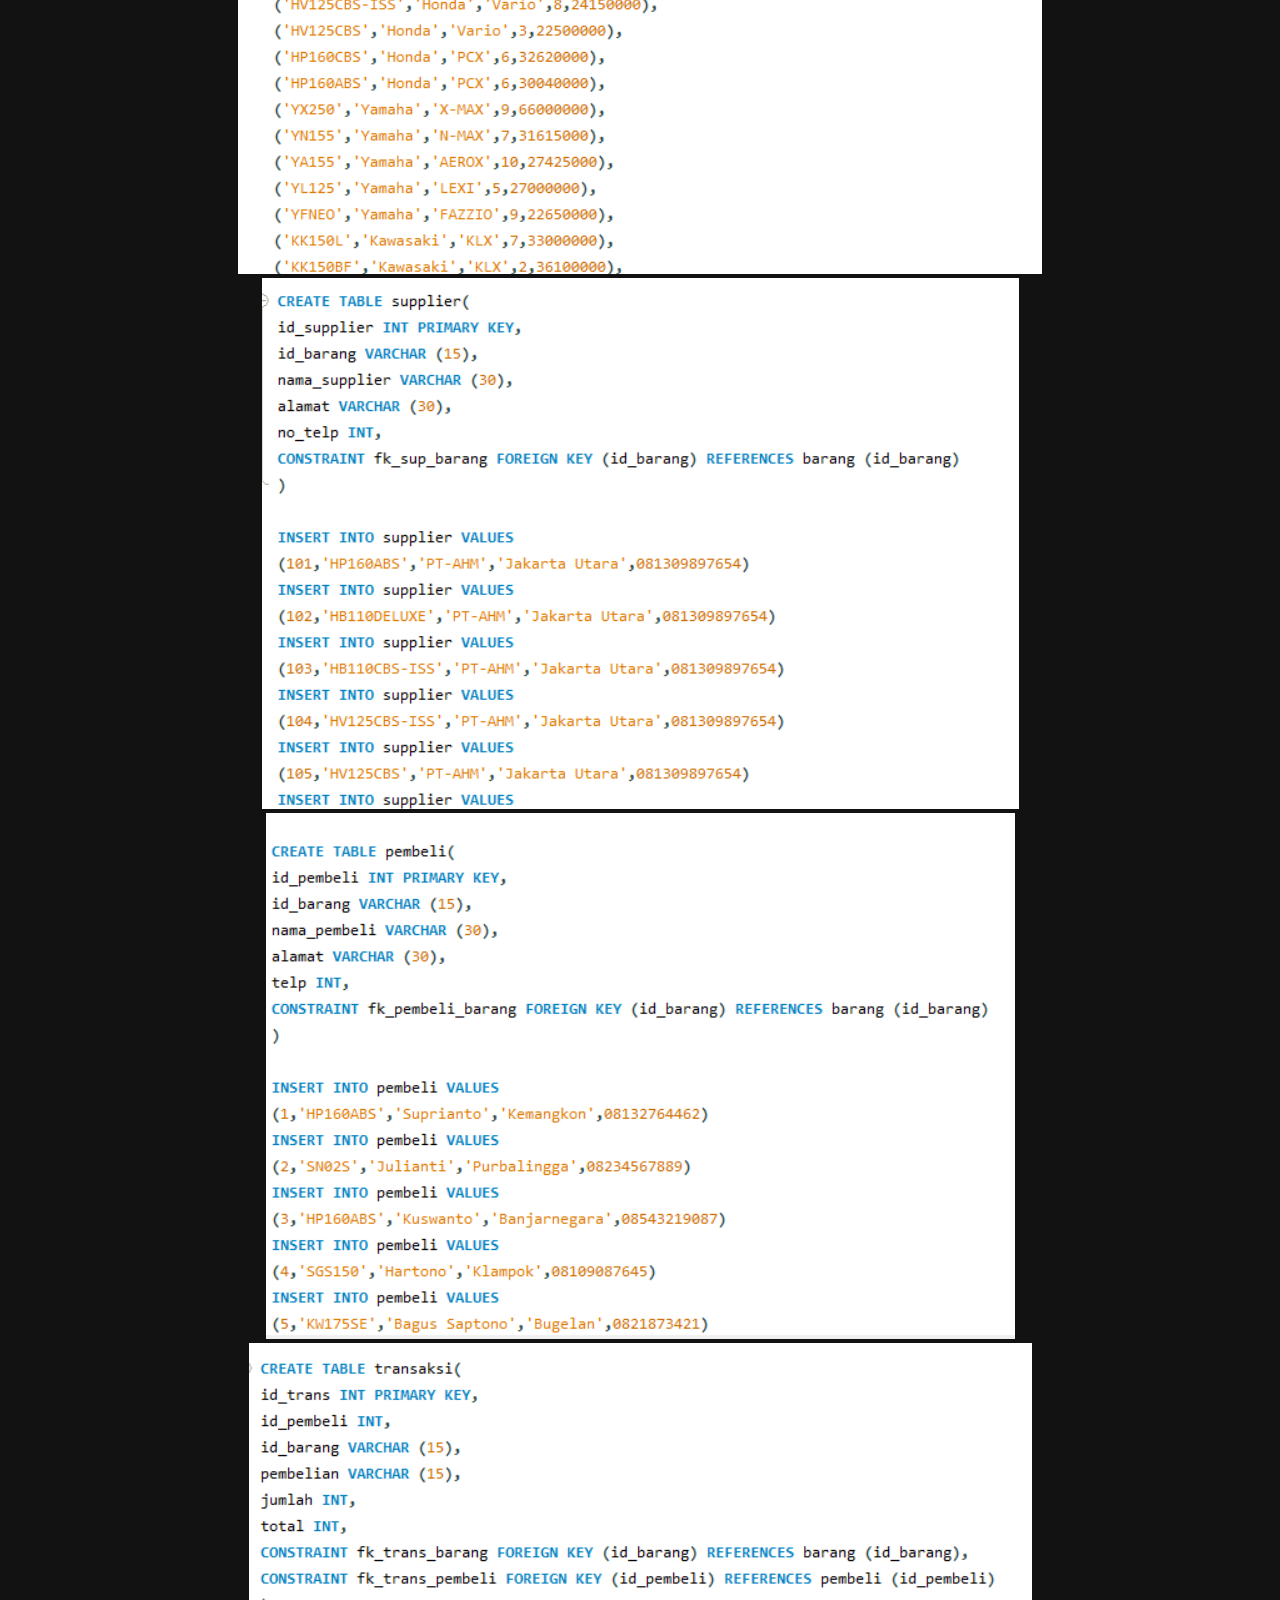
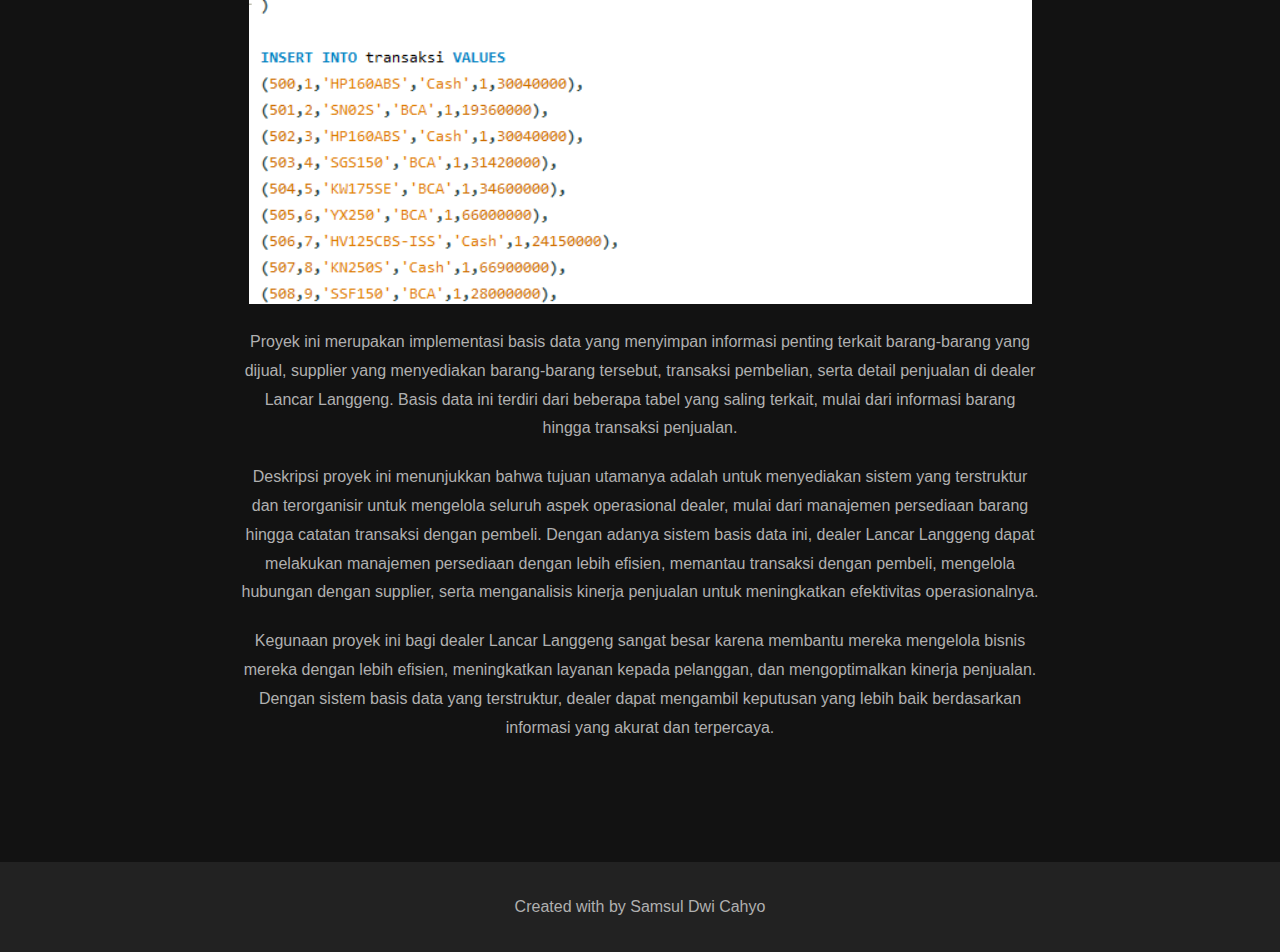
<file: project5.html>
<!-- project1.html -->
<!DOCTYPE html>
<html lang="en">
<head>
    <meta charset="UTF-8">
    <meta http-equiv="X-UA-Compatible" content="IE=edge">
    <meta name="viewport" content="width=device-width, initial-scale=1.0">
    <title>Project 1</title>
    <link rel="stylesheet" href="styleproject.css">
</head>
<body>
    <header class="header">
        <a href="index.html" class="logo">Portfolio</a>
        <nav class="navbar">
            <a href="index.html" style="--i:1">Beranda</a>
            <a href="index.html#about" style="--i:2">Tentang</a>
            <a href="index.html#services" style="--i:3">Keahlian</a>
            <a href="index.html#portfolio" style="--i:4">Portofolio</a>
            <a href="index.html#contact" style="--i:5">Kontak</a>
        </nav>
    </header>
    
    <section id="project-detail" class="project-detail">
        <div class="container">
            <h1>Final Project SQL Dealer Lancar langgeng</h1>
            <div  class="image-grid">
            <img src="project5/foto (1).png" alt="Project 1 Image">
            <img src="project5/foto (2).png" alt="Project 1 Image">
            <img src="project5/foto (3).png" alt="Project 1 Image">
            <img src="project5/foto (4).png" alt="Project 1 Image">
            <img src="project5/foto (5).png" alt="Project 1 Image">
            <img src="project5/foto (6).png" alt="Project 1 Image">
           
            </div>
            <p>Proyek ini merupakan implementasi basis data yang menyimpan informasi penting terkait barang-barang yang dijual, supplier yang menyediakan barang-barang tersebut, transaksi pembelian, serta detail penjualan di dealer Lancar Langgeng. Basis data ini terdiri dari beberapa tabel yang saling terkait, mulai dari informasi barang hingga transaksi penjualan.</p>

            <p>Deskripsi proyek ini menunjukkan bahwa tujuan utamanya adalah untuk menyediakan sistem yang terstruktur dan terorganisir untuk mengelola seluruh aspek operasional dealer, mulai dari manajemen persediaan barang hingga catatan transaksi dengan pembeli. Dengan adanya sistem basis data ini, dealer Lancar Langgeng dapat melakukan manajemen persediaan dengan lebih efisien, memantau transaksi dengan pembeli, mengelola hubungan dengan supplier, serta menganalisis kinerja penjualan untuk meningkatkan efektivitas operasionalnya.</p>
        
            <p>Kegunaan proyek ini bagi dealer Lancar Langgeng sangat besar karena membantu mereka mengelola bisnis mereka dengan lebih efisien, meningkatkan layanan kepada pelanggan, dan mengoptimalkan kinerja penjualan. Dengan sistem basis data yang terstruktur, dealer dapat mengambil keputusan yang lebih baik berdasarkan informasi yang akurat dan terpercaya.</p>
    </section>
    
    <footer class="footer">
        <p>Created with <i class='bx bxs-heart'></i> by Samsul Dwi Cahyo</p>
    </footer>
</body>
</html>
</file>
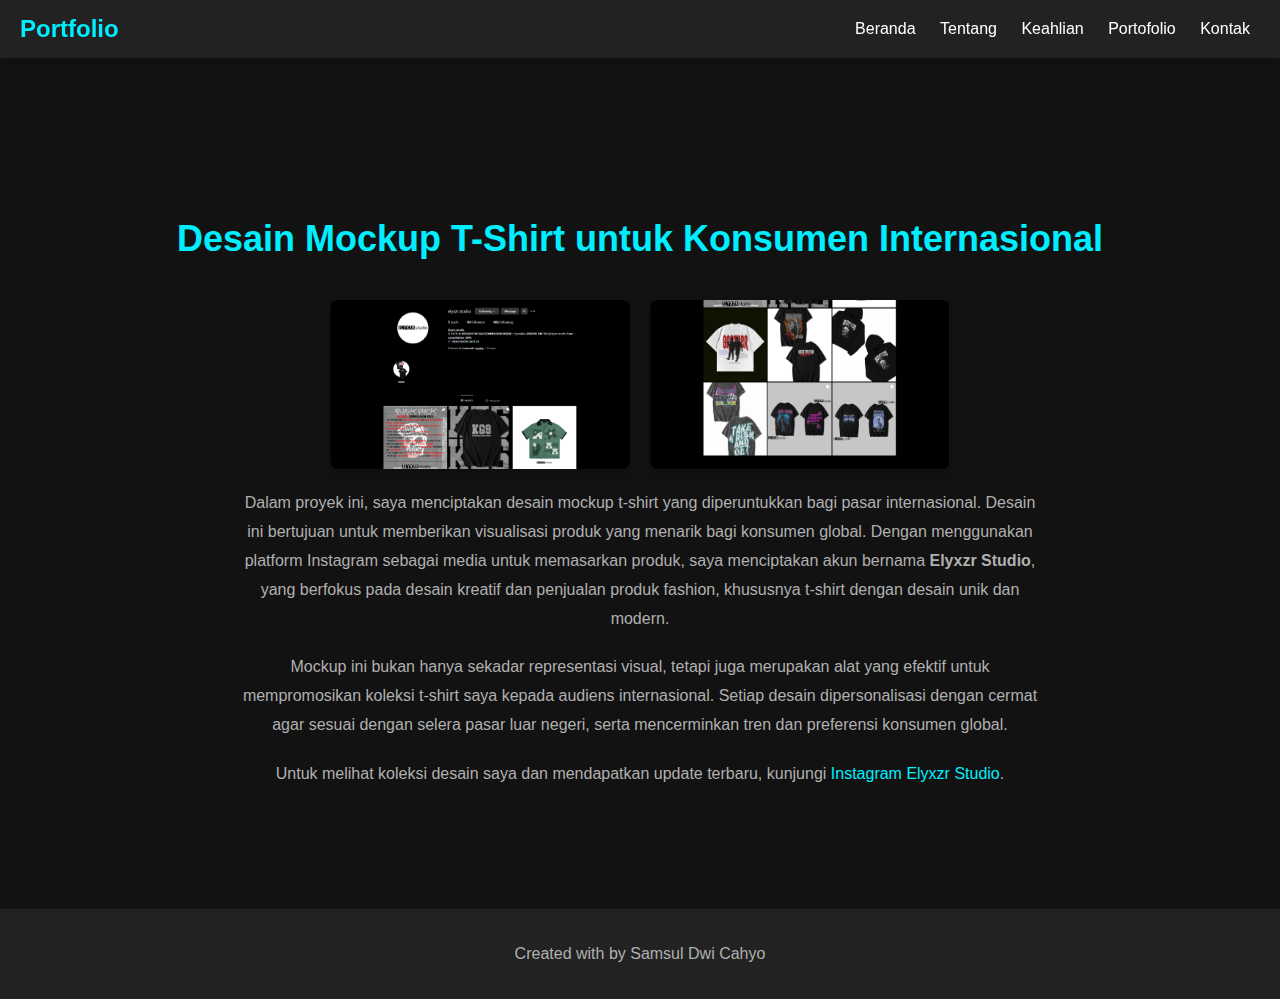
<file: project7.html>
<!-- project1.html -->
<!DOCTYPE html>
<html lang="en">
<head>
    <meta charset="UTF-8">
    <meta http-equiv="X-UA-Compatible" content="IE=edge">
    <meta name="viewport" content="width=device-width, initial-scale=1.0">
    <title>Project 1</title>
    <link rel="stylesheet" href="styleproject.css">
</head>
<body>
    <header class="header">
        <a href="index.html" class="logo">Portfolio</a>
        <nav class="navbar">
            <a href="index.html" style="--i:1">Beranda</a>
            <a href="index.html#about" style="--i:2">Tentang</a>
            <a href="index.html#services" style="--i:3">Keahlian</a>
            <a href="index.html#portfolio" style="--i:4">Portofolio</a>
            <a href="index.html#contact" style="--i:5">Kontak</a>
        </nav>
    </header>
    
    <section id="project-detail" class="project-detail">
        <div class="container">
            <h1>Desain Mockup T-Shirt untuk Konsumen Internasional</h1>
            
            <div class="project-images">
                <img src="project7/1.png" alt="Desain Mockup T-Shirt - Gambar 1">
                <img src="project7/2.png" alt="Desain Mockup T-Shirt - Gambar 2">
            </div>
    
            <p>Dalam proyek ini, saya menciptakan desain mockup t-shirt yang diperuntukkan bagi pasar internasional. Desain ini bertujuan untuk memberikan visualisasi produk yang menarik bagi konsumen global. Dengan menggunakan platform Instagram sebagai media untuk memasarkan produk, saya menciptakan akun bernama <strong>Elyxzr Studio</strong>, yang berfokus pada desain kreatif dan penjualan produk fashion, khususnya t-shirt dengan desain unik dan modern.</p>
    
            <p>Mockup ini bukan hanya sekadar representasi visual, tetapi juga merupakan alat yang efektif untuk mempromosikan koleksi t-shirt saya kepada audiens internasional. Setiap desain dipersonalisasi dengan cermat agar sesuai dengan selera pasar luar negeri, serta mencerminkan tren dan preferensi konsumen global.</p>
    
            <p>Untuk melihat koleksi desain saya dan mendapatkan update terbaru, kunjungi <a href="https://www.instagram.com/elyxzr.studio/" target="_blank">Instagram Elyxzr Studio</a>.</p>
        </div>
    </section>
    
    
    <footer class="footer">
        <p>Created with <i class='bx bxs-heart'></i> by Samsul Dwi Cahyo</p>
    </footer>
</body>
</html>
</file>
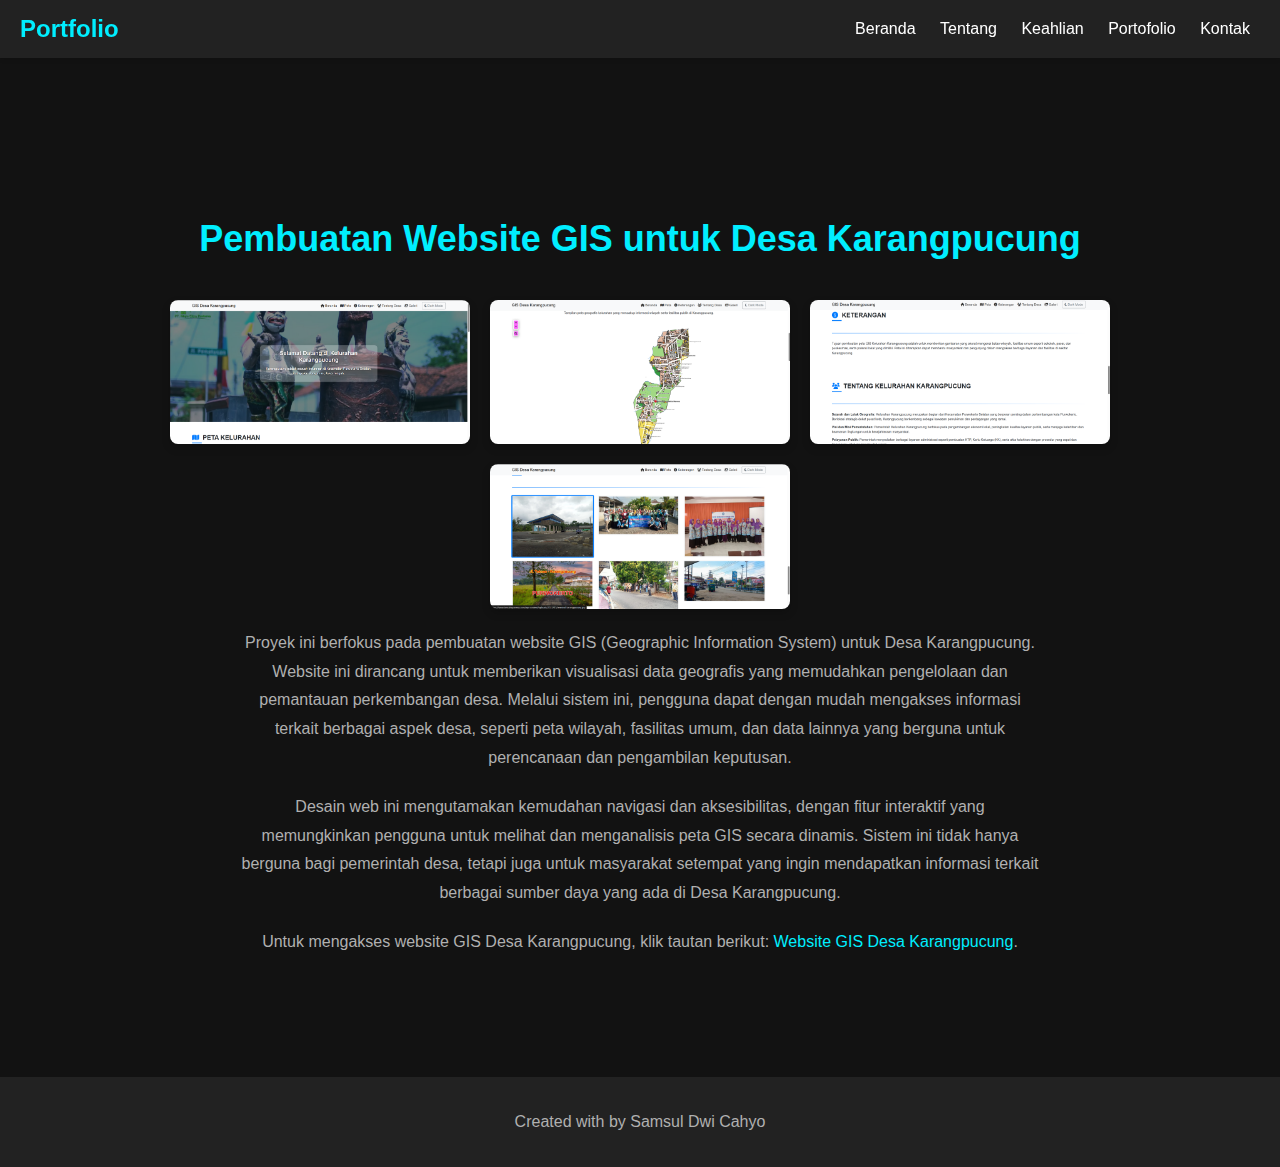
<file: project8.html>
<!-- project1.html -->
<!DOCTYPE html>
<html lang="en">
<head>
    <meta charset="UTF-8">
    <meta http-equiv="X-UA-Compatible" content="IE=edge">
    <meta name="viewport" content="width=device-width, initial-scale=1.0">
    <title>Project 1</title>
    <link rel="stylesheet" href="styleproject.css">
</head>
<body>
    <header class="header">
        <a href="index.html" class="logo">Portfolio</a>
        <nav class="navbar">
            <a href="index.html" style="--i:1">Beranda</a>
            <a href="index.html#about" style="--i:2">Tentang</a>
            <a href="index.html#services" style="--i:3">Keahlian</a>
            <a href="index.html#portfolio" style="--i:4">Portofolio</a>
            <a href="index.html#contact" style="--i:5">Kontak</a>
        </nav>
    </header>
    
    <section id="project-detail" class="project-detail">
        <div class="container">
            <h1>Pembuatan Website GIS untuk Desa Karangpucung</h1>
            
            <div class="project-images">
                <img src="project8/1.png" alt="Web GIS Desa Karangpucung - Tampilan 1">
                <img src="project8/2.png" alt="Web GIS Desa Karangpucung - Tampilan 2">
                <img src="project8/3.png" alt="Web GIS Desa Karangpucung - Tampilan 3">
                <img src="project8/4.png" alt="Web GIS Desa Karangpucung - Tampilan 4">
            </div>
    
            <p>Proyek ini berfokus pada pembuatan website GIS (Geographic Information System) untuk Desa Karangpucung. Website ini dirancang untuk memberikan visualisasi data geografis yang memudahkan pengelolaan dan pemantauan perkembangan desa. Melalui sistem ini, pengguna dapat dengan mudah mengakses informasi terkait berbagai aspek desa, seperti peta wilayah, fasilitas umum, dan data lainnya yang berguna untuk perencanaan dan pengambilan keputusan.</p>
    
            <p>Desain web ini mengutamakan kemudahan navigasi dan aksesibilitas, dengan fitur interaktif yang memungkinkan pengguna untuk melihat dan menganalisis peta GIS secara dinamis. Sistem ini tidak hanya berguna bagi pemerintah desa, tetapi juga untuk masyarakat setempat yang ingin mendapatkan informasi terkait berbagai sumber daya yang ada di Desa Karangpucung.</p>
    
            <p>Untuk mengakses website GIS Desa Karangpucung, klik tautan berikut: <a href="https://ananditanorma.netlify.app/" target="_blank">Website GIS Desa Karangpucung</a>.</p>
        </div>
    </section>
    
     
    <footer class="footer">
        <p>Created with <i class='bx bxs-heart'></i> by Samsul Dwi Cahyo</p>
    </footer>
</body>
</html>
</file>
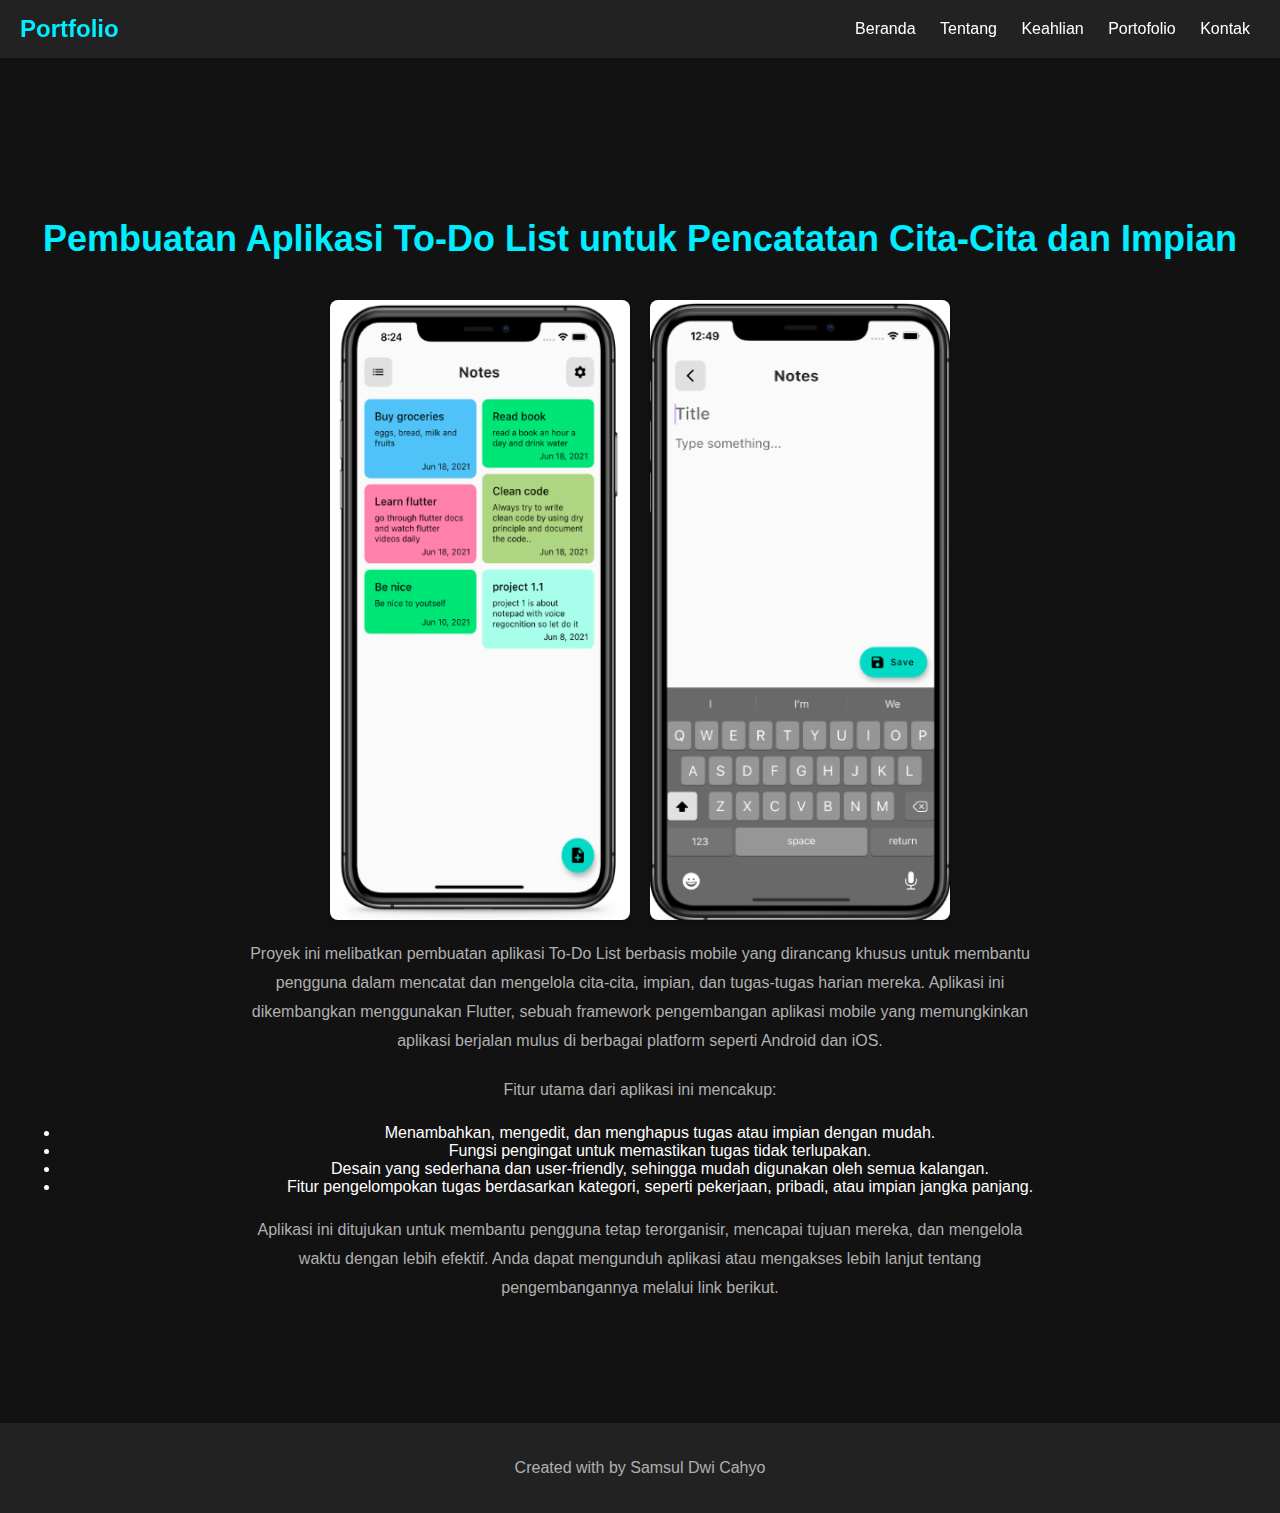
<file: project9.html>
<!-- project1.html -->
<!DOCTYPE html>
<html lang="en">
<head>
    <meta charset="UTF-8">
    <meta http-equiv="X-UA-Compatible" content="IE=edge">
    <meta name="viewport" content="width=device-width, initial-scale=1.0">
    <title>Project 1</title>
    <link rel="stylesheet" href="styleproject.css">
</head>
<body>
    <header class="header">
        <a href="index.html" class="logo">Portfolio</a>
        <nav class="navbar">
            <a href="index.html" style="--i:1">Beranda</a>
            <a href="index.html#about" style="--i:2">Tentang</a>
            <a href="index.html#services" style="--i:3">Keahlian</a>
            <a href="index.html#portfolio" style="--i:4">Portofolio</a>
            <a href="index.html#contact" style="--i:5">Kontak</a>
        </nav>
    </header>
    
    <section id="project-detail" class="project-detail">
        <div class="container">
            <h1>Pembuatan Aplikasi To-Do List untuk Pencatatan Cita-Cita dan Impian</h1>
            
            <div class="project-images">
                <img src="project9/1.png" alt="Aplikasi To Do List - Tampilan Utama">
                <img src="project9/2.png" alt="Aplikasi To Do List - Tampilan Utama">
            </div>
    
            <p>Proyek ini melibatkan pembuatan aplikasi To-Do List berbasis mobile yang dirancang khusus untuk membantu pengguna dalam mencatat dan mengelola cita-cita, impian, dan tugas-tugas harian mereka. Aplikasi ini dikembangkan menggunakan Flutter, sebuah framework pengembangan aplikasi mobile yang memungkinkan aplikasi berjalan mulus di berbagai platform seperti Android dan iOS.</p>
    
            <p>Fitur utama dari aplikasi ini mencakup:</p>
            <ul>
                <li>Menambahkan, mengedit, dan menghapus tugas atau impian dengan mudah.</li>
                <li>Fungsi pengingat untuk memastikan tugas tidak terlupakan.</li>
                <li>Desain yang sederhana dan user-friendly, sehingga mudah digunakan oleh semua kalangan.</li>
                <li>Fitur pengelompokan tugas berdasarkan kategori, seperti pekerjaan, pribadi, atau impian jangka panjang.</li>
            </ul>
    
            <p>Aplikasi ini ditujukan untuk membantu pengguna tetap terorganisir, mencapai tujuan mereka, dan mengelola waktu dengan lebih efektif. Anda dapat mengunduh aplikasi atau mengakses lebih lanjut tentang pengembangannya melalui link berikut.</p>
        </div>
    </section>
    
    
    <footer class="footer">
        <p>Created with <i class='bx bxs-heart'></i> by Samsul Dwi Cahyo</p>
    </footer>
</body>
</html>
</file>
<file: styleproject.css>
/* General Styling */
body {
    font-family: Arial, sans-serif;
    margin: 0;
    padding: 0;
    background-color: #121212;
    color: #fff;
}

header.header {
    display: flex;
    justify-content: space-between;
    align-items: center;
    padding: 15px 20px;
    background-color: #222;
    position: sticky;
    top: 0;
    z-index: 1000;
    box-shadow: 0 2px 4px rgba(0, 0, 0, 0.1);
}

header.header .logo {
    color: #00eeff;
    text-decoration: none;
    font-size: 24px;
    font-weight: bold;
}

header.header .navbar a {
    color: #fff;
    text-decoration: none;
    margin: 0 10px;
    transition: color 0.3s ease;
}

header.header .navbar a:hover {
    color: #00eeff;
}

/* Project Detail Section */
#project-detail {
    padding: 60px 20px;
    background: #121212;
    color: #fff;
    text-align: center;
}

#project-detail h1 {
    font-size: 36px;
    margin: 100px 0 40px;
    color: #00eeff;
}

#project-detail .project-images {
    display: flex;
    flex-wrap: wrap;
    justify-content: center;
    gap: 20px;
    margin-bottom: 20px;
}

#project-detail .project-images img {
    width: 100%;
    max-width: 300px;
    height: auto;
    border-radius: 8px;
    box-shadow: 0 4px 8px rgba(0, 0, 0, 0.2);
    transition: transform 0.3s ease, box-shadow 0.3s ease;
}

#project-detail .project-images img:hover {
    transform: scale(1.05);
    box-shadow: 0 8px 16px rgba(0, 0, 0, 0.3);
}

#project-detail p {
    font-size: 16px;
    color: #b0b0b0;
    line-height: 1.8;
    max-width: 800px;
    margin: 20px auto;
    padding: 0 10px;
}

#project-detail p a {
    color: #00eeff;
    text-decoration: none;
    transition: color 0.3s ease;
}

#project-detail p a:hover {
    color: #fff;
    text-decoration: underline;
}

/* Footer */
footer.footer {
    background: #222;
    color: #b0b0b0;
    text-align: center;
    padding: 20px;
    margin-top: 40px;
}

footer.footer i {
    color: #ff5252;
}

/* Media Queries for Responsiveness */
@media (max-width: 1200px) {
    #project-detail h1 {
        font-size: 32px;
    }

    #project-detail p {
        font-size: 15px;
    }

    #project-detail .project-images img {
        max-width: 250px;
    }
}

@media (max-width: 768px) {
    #project-detail h1 {
        font-size: 28px;
    }

    #project-detail p {
        font-size: 14px;
    }

    #project-detail .project-images img {
        max-width: 200px;
    }
}

@media (max-width: 480px) {
    #project-detail h1 {
        font-size: 24px;
    }

    #project-detail p {
        font-size: 13px;
        padding: 0 5px;
    }

    #project-detail .project-images img {
        max-width: 150px;
    }
}
</file>
